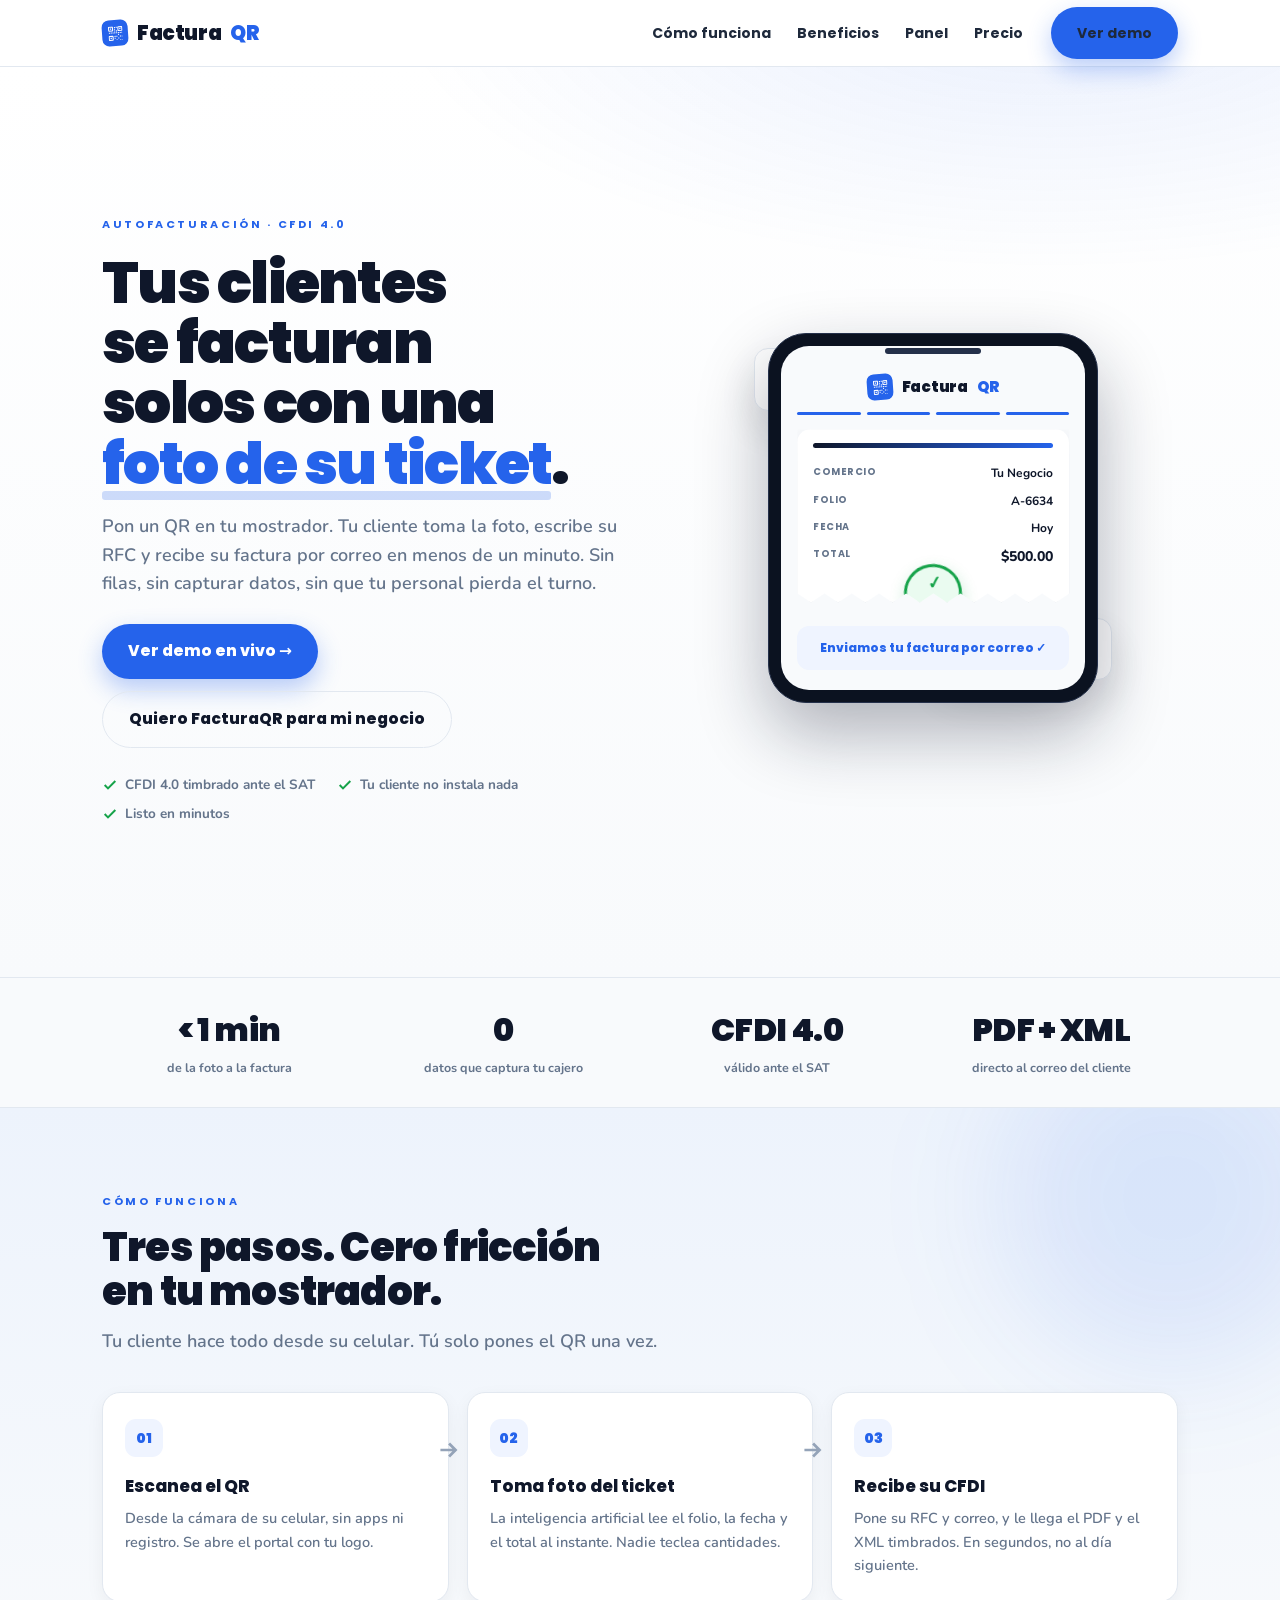
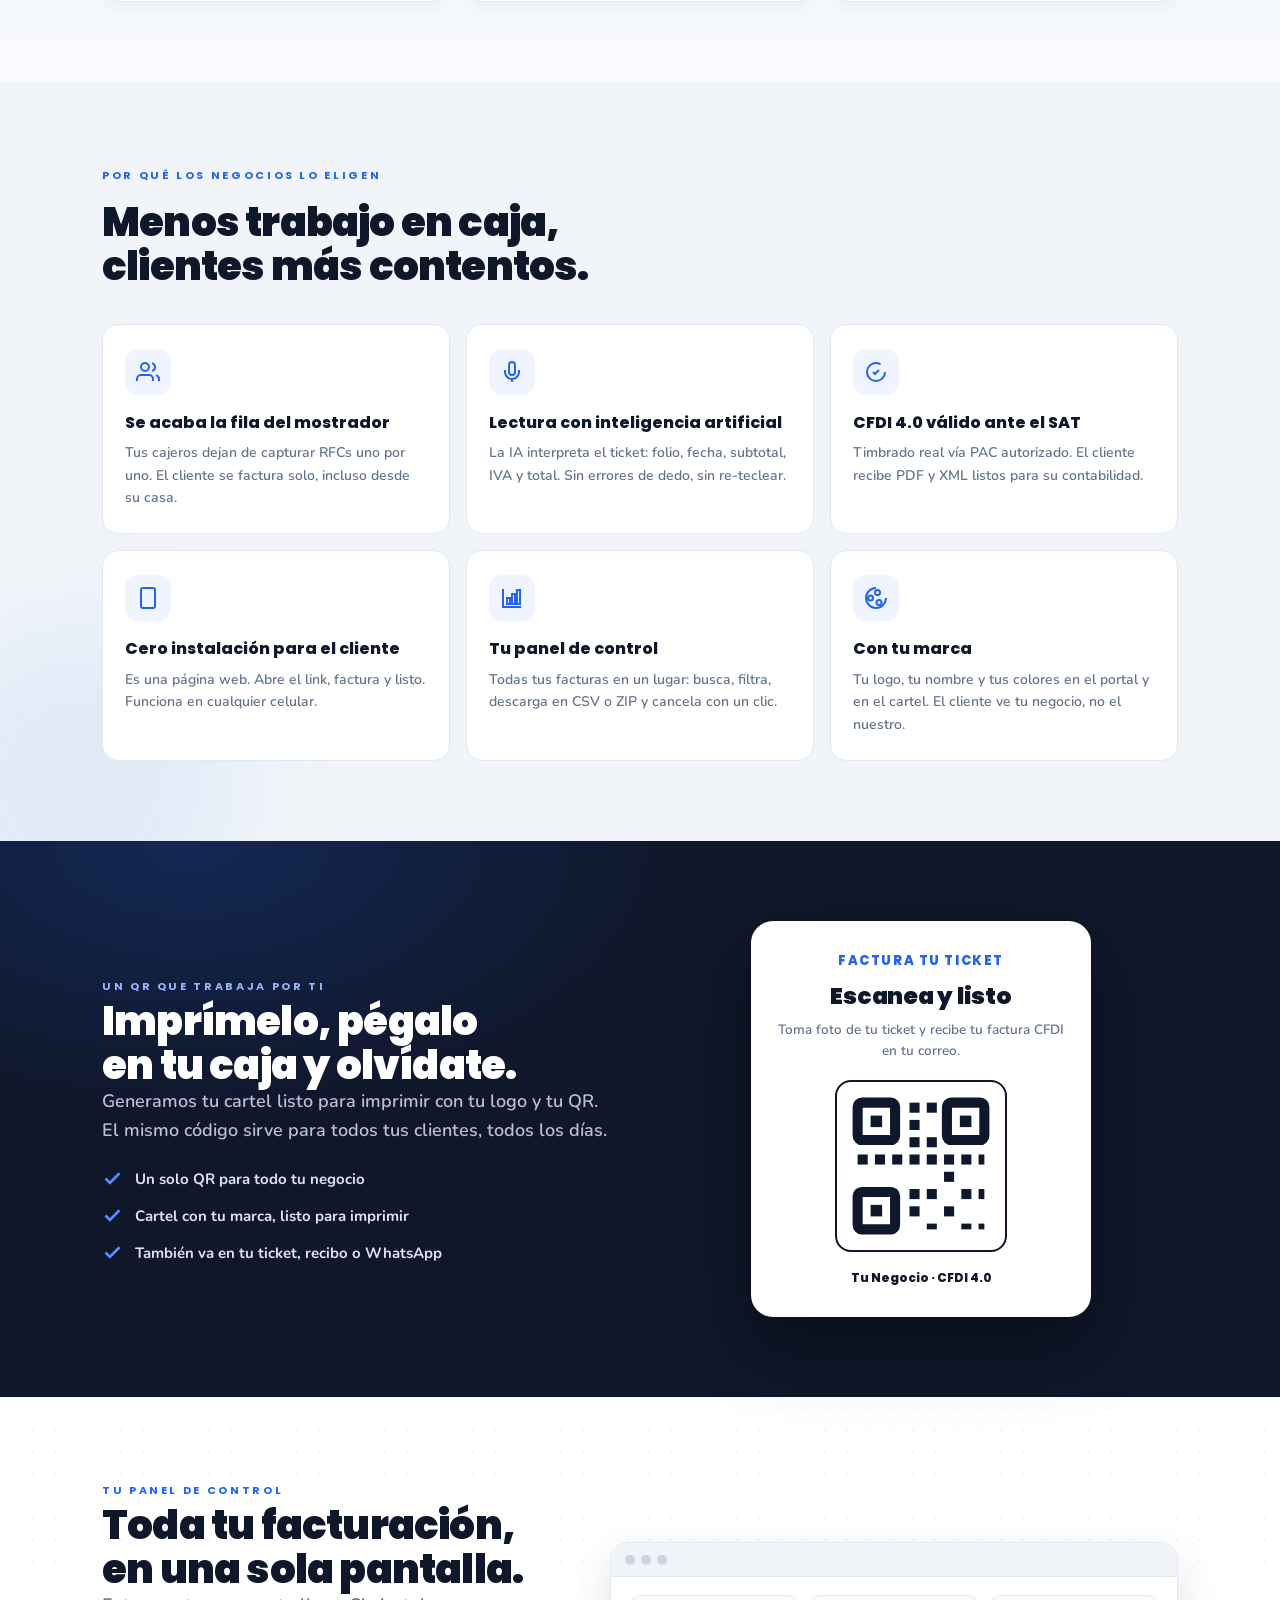
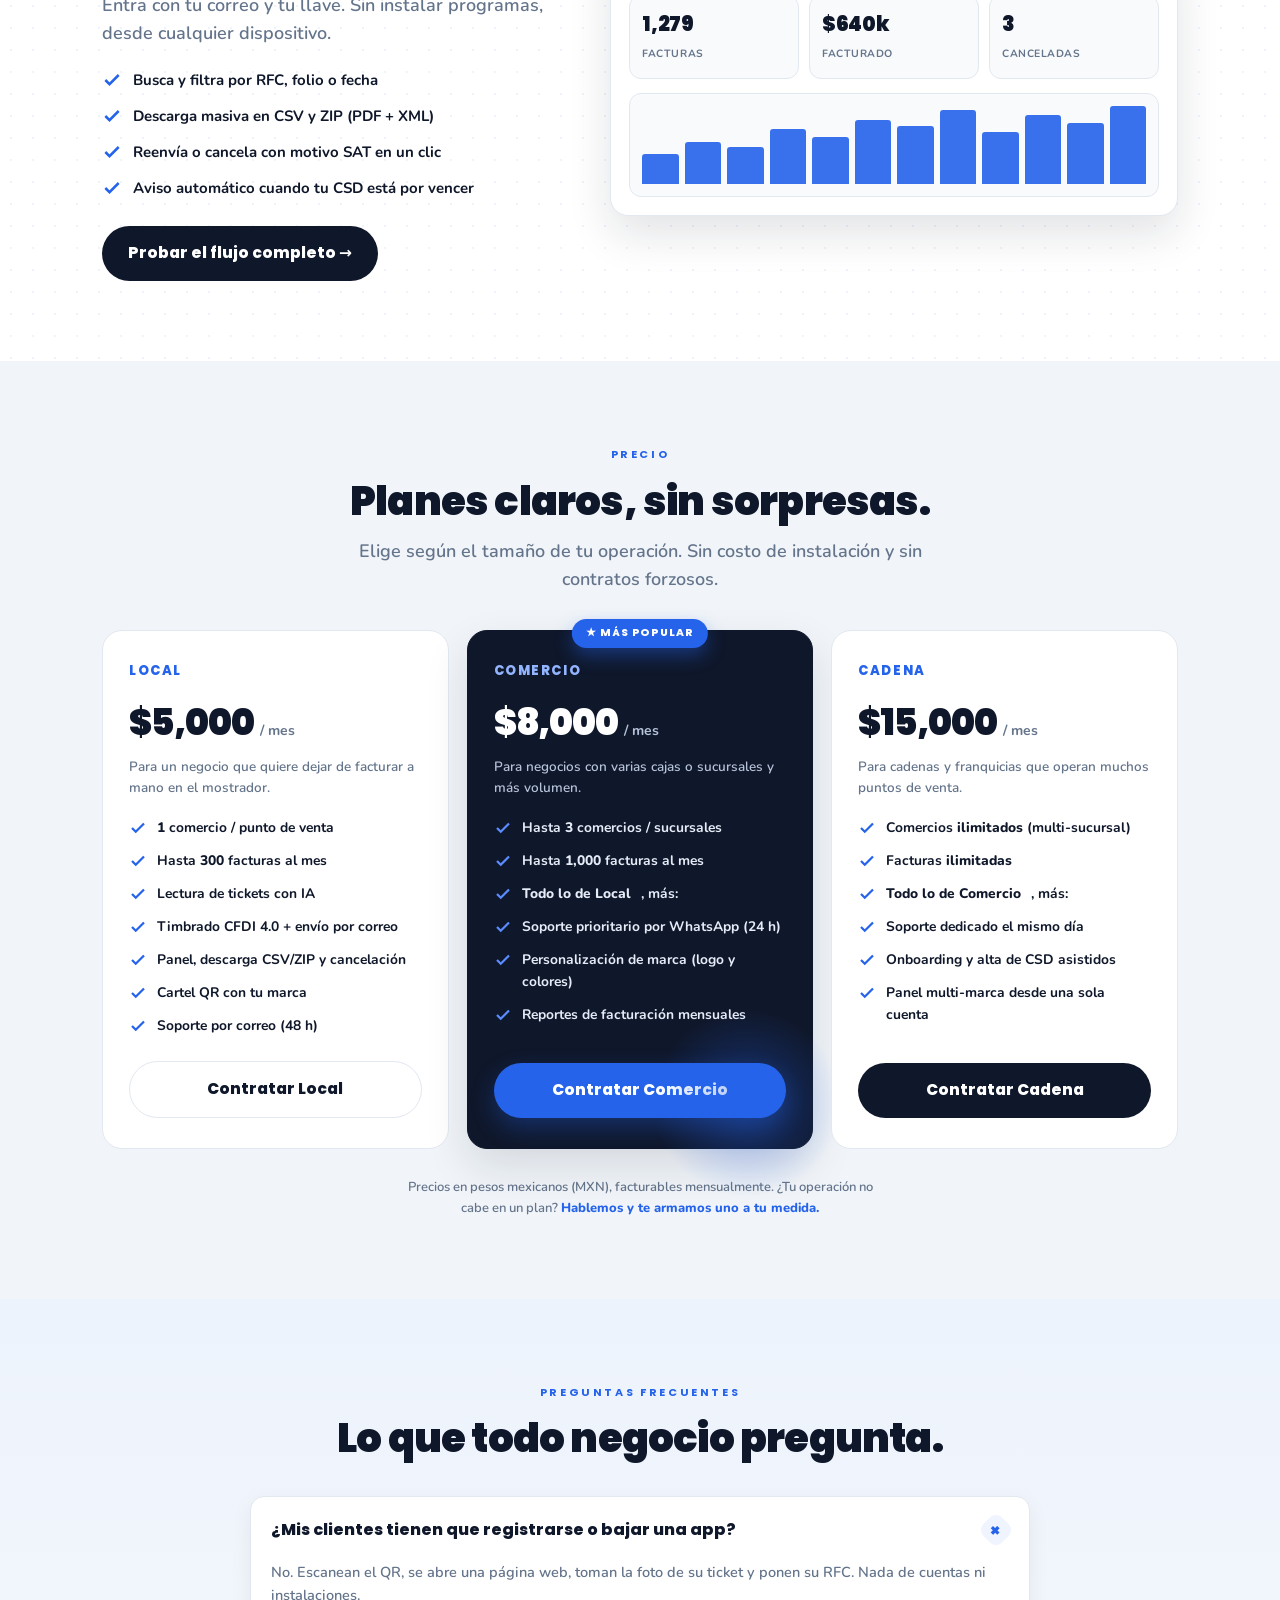
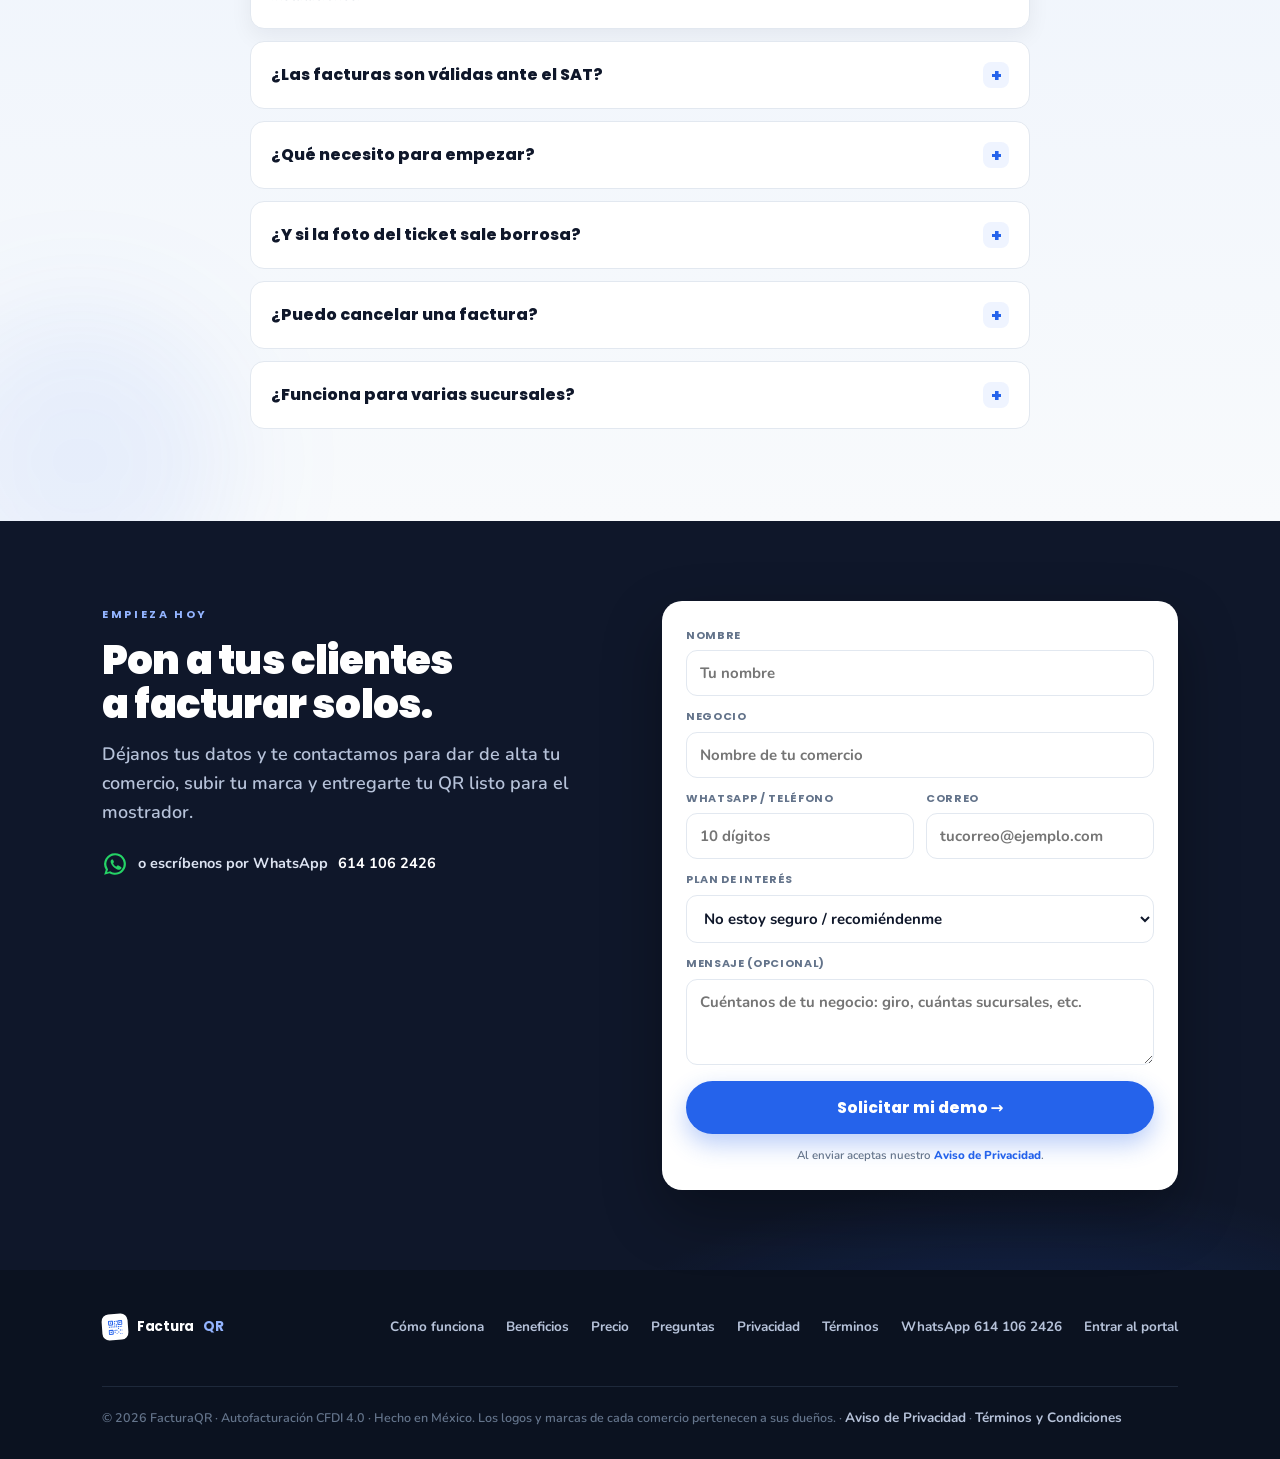
<file: index.html>
<!DOCTYPE html>
<html lang="es">
<head>
<meta charset="utf-8">
<meta name="viewport" content="width=device-width, initial-scale=1">
<title>FacturaQR — Tus clientes se facturan solos con una foto de su ticket</title>
<meta name="description" content="Autofacturación CFDI 4.0 para tu negocio. Pon un QR en tu mostrador: tu cliente toma foto de su ticket, pone su RFC y recibe su factura por correo en menos de un minuto. Sin filas, sin capturar datos.">
<meta name="theme-color" content="#0F172A">
<meta property="og:title" content="FacturaQR — Autofacturación con una foto del ticket">
<meta property="og:description" content="Pon un QR en tu mostrador y deja que tus clientes se facturen solos. CFDI 4.0 válido ante el SAT, en menos de un minuto.">
<meta property="og:type" content="website">
<link rel="preconnect" href="https://fonts.googleapis.com">
<link rel="preconnect" href="https://fonts.gstatic.com" crossorigin>
<link href="https://fonts.googleapis.com/css2?family=Poppins:wght@600;700;800;900&family=Nunito:wght@400;600;700;800&display=swap" rel="stylesheet">
<script>document.documentElement.classList.add('js')</script>
<style>
  :root{
    --ink:#0F172A; --ink-2:#1E293B; --mute:#64748B; --mute-2:#94A3B8;
    --blue:#2563EB; --blue-600:#1D4ED8; --blue-soft:#EFF4FF;
    --paper:#F8FAFC; --paper-2:#F1F5F9; --line:#E2E8F0; --white:#FFFFFF;
    --ok:#16A34A; --ok-soft:#DCFCE7;
    --shadow:0 18px 44px rgba(15,23,42,.12);
    --max:1120px;
  }
  *{box-sizing:border-box;margin:0;padding:0}
  html{-webkit-text-size-adjust:100%;scroll-behavior:smooth}
  body{font-family:'Nunito',system-ui,-apple-system,'Segoe UI',sans-serif;color:var(--ink);background:var(--white);line-height:1.6;overflow-x:hidden}
  h1,h2,h3,.wm,.eyebrow,.btn,.stat b,.step b,.label{font-family:'Poppins',system-ui,'Segoe UI',sans-serif}
  a{color:inherit;text-decoration:none}
  img{max-width:100%;display:block}
  .wrap{max-width:var(--max);margin:0 auto;padding:0 22px}
  .eyebrow{font-weight:700;font-size:11px;letter-spacing:.24em;text-transform:uppercase;color:var(--blue)}
  h2{font-weight:900;font-size:clamp(26px,4.2vw,40px);letter-spacing:-.02em;line-height:1.1;text-wrap:balance}
  .lead{font-size:clamp(16px,2vw,18px);color:var(--mute);font-weight:600;max-width:58ch}
  .btn{display:inline-flex;align-items:center;gap:9px;border:0;border-radius:100px;padding:15px 26px;font-weight:800;font-size:15.5px;cursor:pointer;transition:transform .08s ease,filter .18s ease,box-shadow .18s ease;white-space:nowrap}
  .btn:active{transform:translateY(1px)}
  .btn-blue{background:var(--blue);color:#fff;box-shadow:0 10px 24px rgba(37,99,235,.32)}
  .btn-blue:hover{filter:brightness(1.07);box-shadow:0 14px 30px rgba(37,99,235,.4)}
  .btn-dark{background:var(--ink);color:#fff}
  .btn-dark:hover{filter:brightness(1.18)}
  .btn-ghost{background:transparent;color:var(--ink);border:1.6px solid var(--line)}
  .btn-ghost:hover{border-color:var(--blue);color:var(--blue)}
  .btn-white{background:#fff;color:var(--ink)}
  .btn-white:hover{filter:brightness(.96)}
  :focus-visible{outline:3px solid var(--blue);outline-offset:2px;border-radius:6px}

  /* ── wordmark ── */
  .wm{display:inline-flex;align-items:center;gap:9px;font-weight:900;font-size:20px;letter-spacing:-.02em}
  .wm .qmark{display:inline-grid;place-items:center;width:26px;height:26px;background:var(--blue);color:#fff;border-radius:7px;font-size:13px;transform:rotate(-4deg)}
  .wm .qmark svg{width:15px;height:15px}
  .wm .t2{color:var(--blue)}
  .on-dark .wm{color:#fff}.on-dark .wm .qmark{background:#fff;color:var(--blue)}.on-dark .wm .t2{color:#93B4FF}

  /* ── nav ── */
  header.nav{position:sticky;top:0;z-index:50;background:rgba(255,255,255,.82);backdrop-filter:saturate(180%) blur(12px);border-bottom:1px solid var(--line)}
  .nav .row{display:flex;align-items:center;gap:20px;height:66px}
  .nav nav{margin-left:auto;display:flex;align-items:center;gap:26px}
  .nav nav a{font-family:'Poppins';font-weight:700;font-size:14px;color:var(--ink-2)}
  .nav nav a:hover{color:var(--blue)}
  .nav .cta{margin-left:2px}
  .nav .burger{display:none;margin-left:auto;background:none;border:0;font-size:26px;cursor:pointer;color:var(--ink)}
  @media(max-width:820px){.nav nav{display:none}.nav .burger{display:block}}

  /* ── hero ── */
  .hero{position:relative;background:
      radial-gradient(1100px 460px at 82% -8%,rgba(37,99,235,.10),transparent 60%),
      linear-gradient(180deg,#fff, var(--paper));overflow:hidden}
  .hero .wrap{display:grid;grid-template-columns:1.05fr .95fr;gap:46px;align-items:center;padding-top:64px;padding-bottom:72px}
  .hero h1{font-weight:900;font-size:clamp(32px,5.4vw,58px);line-height:1.04;letter-spacing:-.03em;text-wrap:balance;margin:16px 0 18px}
  .hero h1 .hl{color:var(--blue);position:relative;white-space:nowrap}
  .hero h1 .hl::after{content:"";position:absolute;left:0;right:0;bottom:.06em;height:.16em;background:rgba(37,99,235,.22);border-radius:3px;z-index:-1;transform:scaleX(0);transform-origin:left;animation:draw .55s .6s cubic-bezier(.4,0,.2,1) forwards}
  @keyframes draw{to{transform:scaleX(1)}}
  .hero .cta-row{display:flex;flex-wrap:wrap;gap:12px;margin-top:26px}
  .trust{display:flex;flex-wrap:wrap;gap:8px 22px;margin-top:26px;color:var(--mute);font-weight:700;font-size:13.5px}
  .trust span{display:inline-flex;align-items:center;gap:7px}
  .trust svg{width:16px;height:16px;color:var(--ok);flex:none}

  /* ── phone mock ── */
  .mock{position:relative;justify-self:center;width:100%;max-width:330px}
  .mock::before{content:"";position:absolute;inset:-6% -12% -12% -12%;background:radial-gradient(closest-side,rgba(37,99,235,.28),transparent 72%);filter:blur(8px);z-index:-1;animation:glow 4.5s ease-in-out infinite}
  @keyframes glow{0%,100%{opacity:.55;transform:scale(.96)}50%{opacity:1;transform:scale(1.04)}}
  .phone{position:relative;background:#0B1220;border-radius:38px;padding:12px;box-shadow:0 30px 70px rgba(15,23,42,.32);border:1px solid #24304A;animation:floaty 6s ease-in-out infinite}
  @keyframes floaty{0%,100%{transform:translateY(0) rotate(0)}50%{transform:translateY(-12px) rotate(-.6deg)}}
  .phone::before{content:"";position:absolute;top:14px;left:50%;transform:translateX(-50%);width:96px;height:6px;background:#24304A;border-radius:100px;z-index:3}
  .screen{background:var(--paper);border-radius:28px;padding:22px 16px 20px;overflow:hidden}
  .screen .brand{display:flex;justify-content:center;margin:6px 0 12px}
  .screen .brand .wm{font-size:15px}
  .prog{display:flex;gap:6px;margin-bottom:14px}
  .prog i{flex:1;height:3px;border-radius:2px;background:var(--line)}
  .prog i.on{background:var(--blue)}
  .ticket{position:relative;background:#fff;border-radius:14px 14px 0 0;padding:16px 16px 30px;box-shadow:0 10px 24px rgba(27,36,64,.1);
    --z:9px;clip-path:polygon(0 0,100% 0,100% calc(100% - var(--z)),95% 100%,90% calc(100% - var(--z)),85% 100%,80% calc(100% - var(--z)),75% 100%,70% calc(100% - var(--z)),65% 100%,60% calc(100% - var(--z)),55% 100%,50% calc(100% - var(--z)),45% 100%,40% calc(100% - var(--z)),35% 100%,30% calc(100% - var(--z)),25% 100%,20% calc(100% - var(--z)),15% 100%,10% calc(100% - var(--z)),5% 100%,0 calc(100% - var(--z)))}
  .ticket .bar{height:5px;border-radius:100px;background:linear-gradient(90deg,var(--ink),var(--blue));margin:-2px 0 12px}
  .trow{display:flex;justify-content:space-between;font-size:12px;padding:4px 0;font-weight:700}
  .trow b{color:var(--mute);font-family:'Poppins';font-weight:700;font-size:9.5px;text-transform:uppercase;letter-spacing:.05em}
  .trow.big span{font-weight:800;font-size:14px}
  .stamp{position:absolute;left:50%;bottom:-20px;width:58px;height:58px;border-radius:50%;border:3px solid var(--ok);color:var(--ok);display:grid;place-items:center;text-align:center;font-family:'Poppins';font-weight:800;font-size:8px;letter-spacing:.12em;line-height:1.2;transform:translateX(-50%) rotate(-9deg);background:#EAFBF0;box-shadow:0 6px 16px rgba(22,163,74,.22)}
  .stamp em{font-style:normal;font-size:17px;display:block}
  @keyframes sello{0%{opacity:0;transform:translateX(-50%) rotate(-9deg) scale(2.2)}60%{opacity:1}100%{opacity:1;transform:translateX(-50%) rotate(-9deg) scale(1)}}
  .screen .done{margin-top:24px;background:var(--blue-soft);border-radius:12px;padding:12px;text-align:center;font-family:'Poppins';font-weight:800;font-size:12px;color:var(--blue)}
  .float{position:absolute;background:#fff;border:1px solid var(--line);border-radius:14px;box-shadow:var(--shadow);padding:11px 14px;display:flex;align-items:center;gap:10px;font-weight:800;font-size:13px}
  .float .ic{width:30px;height:30px;border-radius:9px;display:grid;place-items:center;flex:none;font-size:15px}
  .float small{display:block;color:var(--mute);font-weight:700;font-size:11px}
  .float.f1{top:4%;left:-14px;animation:bob 5s ease-in-out infinite}
  .float.f2{bottom:6%;right:-14px;animation:bob 5.6s ease-in-out .6s infinite}
  @keyframes bob{0%,100%{transform:translateY(0)}50%{transform:translateY(-9px)}}

  /* ── entrada del hero (con JS; sin JS el contenido siempre queda visible) ── */
  .js .hero .eyebrow,.js .hero h1,.js .hero .lead,.js .hero .cta-row,.js .hero .trust,.js .hero .mock{opacity:0;transform:translateY(20px)}
  .js .hero.in .eyebrow,.js .hero.in h1,.js .hero.in .lead,.js .hero.in .cta-row,.js .hero.in .trust,.js .hero.in .mock{opacity:1;transform:none;transition:opacity .6s cubic-bezier(.2,.8,.2,1),transform .6s cubic-bezier(.2,.8,.2,1)}
  .js .hero.in h1{transition-delay:.07s}.js .hero.in .lead{transition-delay:.14s}.js .hero.in .cta-row{transition-delay:.21s}.js .hero.in .trust{transition-delay:.28s}.js .hero.in .mock{transition-delay:.12s}
  .stamp{animation:sello .5s .9s cubic-bezier(.2,1.6,.4,1) both}

  /* ── hero en móvil: apilar, quitar empalmes, separar CTAs ── */
  @media(max-width:860px){
    .hero .wrap{grid-template-columns:1fr;gap:22px;padding-top:26px;padding-bottom:38px}
    .hero h1{margin:12px 0 14px}
    .hero .cta-row{flex-direction:column;gap:14px;margin-top:24px}
    .hero .cta-row .btn{width:100%}
    .trust{margin-top:22px;gap:10px 20px}
    .mock{max-width:280px;margin-top:12px}
    .float{display:none}
  }

  /* ── logos / stat strip ── */
  .strip{border-top:1px solid var(--line);border-bottom:1px solid var(--line);background:var(--paper)}
  .strip .wrap{display:grid;grid-template-columns:repeat(4,1fr);gap:20px;padding:26px 22px}
  .stat{text-align:center}
  .stat b{display:block;font-weight:900;font-size:clamp(22px,3.4vw,32px);color:var(--ink);letter-spacing:-.02em;font-variant-numeric:tabular-nums}
  .stat span{font-size:12.5px;color:var(--mute);font-weight:700}
  @media(max-width:620px){.strip .wrap{grid-template-columns:1fr 1fr;gap:22px}}

  /* ── sections ── */
  section{padding:clamp(46px,6.5vw,80px) 0;position:relative}
  .sec-head{max-width:640px;margin-bottom:36px}
  .sec-head h2{margin:12px 0 14px}

  /* how it works */
  .steps{display:grid;grid-template-columns:repeat(3,1fr);gap:18px;counter-reset:s}
  .step{position:relative;background:#fff;border:1px solid var(--line);border-radius:18px;padding:26px 22px 24px;box-shadow:0 6px 18px rgba(15,23,42,.05)}
  .step .num{counter-increment:s;font-family:'Poppins';font-weight:900;font-size:14px;color:var(--blue);background:var(--blue-soft);width:38px;height:38px;border-radius:11px;display:grid;place-items:center;margin-bottom:16px}
  .step .num::before{content:counter(s,decimal-leading-zero)}
  .step b{display:block;font-weight:800;font-size:17px;margin-bottom:7px}
  .step p{color:var(--mute);font-weight:600;font-size:14.5px}
  .step .arrow{position:absolute;top:44px;right:-13px;width:26px;height:26px;color:var(--mute-2);z-index:2}
  @media(max-width:780px){.steps{grid-template-columns:1fr}.step .arrow{display:none}}

  /* benefits */
  .bg-paper{background:var(--paper-2)}
  /* variación de fondos para romper el blanco */
  .bg-tint{background:linear-gradient(180deg,#EDF3FC,#F8FAFC);overflow:hidden}
  .clip{overflow:hidden}
  .dots{background-image:radial-gradient(rgba(37,99,235,.08) 1.1px,transparent 1.1px);background-size:22px 22px}
  .blob{position:absolute;border-radius:50%;filter:blur(60px);z-index:0;pointer-events:none}
  .blob.b1{width:340px;height:340px;background:rgba(37,99,235,.10);top:-80px;right:-60px}
  .blob.b2{width:300px;height:300px;background:rgba(37,99,235,.08);bottom:-90px;left:-70px}
  section>.wrap{position:relative;z-index:1}
  .cards{display:grid;grid-template-columns:repeat(3,1fr);gap:16px}
  .feat{background:#fff;border:1px solid var(--line);border-radius:16px;padding:24px 22px;transition:transform .16s ease,box-shadow .16s ease}
  .feat:hover{transform:translateY(-4px);box-shadow:var(--shadow)}
  .feat .ic{width:46px;height:46px;border-radius:13px;background:var(--blue-soft);color:var(--blue);display:grid;place-items:center;margin-bottom:15px}
  .feat .ic svg{width:24px;height:24px}
  .feat b{display:block;font-family:'Poppins';font-weight:800;font-size:16px;margin-bottom:7px}
  .feat p{color:var(--mute);font-weight:600;font-size:14px}
  @media(max-width:820px){.cards{grid-template-columns:1fr 1fr}}
  @media(max-width:540px){.cards{grid-template-columns:1fr}}

  /* QR counter (dark) */
  .dark{background:radial-gradient(900px 500px at 15% 0%,rgba(37,99,235,.22),transparent 55%),var(--ink);color:#fff}
  .dark .wrap{display:grid;grid-template-columns:1fr 1fr;gap:48px;align-items:center}
  .dark h2{color:#fff}.dark .lead{color:#B6C2D9}
  .dark .eyebrow{color:#93B4FF}
  .dark ul{list-style:none;margin-top:22px;display:flex;flex-direction:column;gap:13px}
  .dark li{display:flex;gap:12px;font-weight:700;font-size:15px;color:#DCE3F1}
  .dark li svg{width:21px;height:21px;color:#5B8CFF;flex:none;margin-top:1px}
  .cartel{background:#fff;color:var(--ink);border-radius:22px;padding:30px 26px;box-shadow:0 30px 70px rgba(0,0,0,.4);max-width:340px;justify-self:center;text-align:center}
  .cartel .k{font-family:'Poppins';font-weight:800;font-size:13px;letter-spacing:.12em;text-transform:uppercase;color:var(--blue)}
  .cartel h3{font-family:'Poppins';font-weight:900;font-size:23px;margin:6px 0 4px;letter-spacing:-.01em}
  .cartel p{color:var(--mute);font-weight:600;font-size:13.5px;margin-bottom:18px}
  .qr{width:172px;height:172px;margin:0 auto;border-radius:16px;padding:12px;background:#fff;border:2px solid var(--ink)}
  .qr svg{width:100%;height:100%}
  .cartel .foot{margin-top:16px;font-family:'Poppins';font-weight:800;font-size:12px;color:var(--ink)}
  @media(max-width:820px){.dark .wrap{grid-template-columns:1fr;gap:34px}}

  /* panel showcase */
  .split{display:grid;grid-template-columns:.9fr 1.1fr;gap:44px;align-items:center}
  .split ul{list-style:none;margin-top:20px;display:flex;flex-direction:column;gap:12px}
  .split li{display:flex;gap:11px;font-weight:700;font-size:15px}
  .split li svg{width:20px;height:20px;color:var(--blue);flex:none;margin-top:2px}
  .dash{background:#fff;border:1px solid var(--line);border-radius:18px;box-shadow:var(--shadow);overflow:hidden}
  .dash .top{height:34px;background:var(--paper-2);border-bottom:1px solid var(--line);display:flex;align-items:center;gap:6px;padding:0 14px}
  .dash .top i{width:10px;height:10px;border-radius:50%;background:#CBD5E1}
  .dash .body{padding:18px}
  .kpis{display:grid;grid-template-columns:repeat(3,1fr);gap:10px;margin-bottom:14px}
  .kpi{background:var(--paper);border:1px solid var(--line);border-radius:12px;padding:12px}
  .kpi b{font-family:'Poppins';font-weight:900;font-size:20px;display:block;letter-spacing:-.02em}
  .kpi span{font-size:10.5px;color:var(--mute);font-weight:700;text-transform:uppercase;letter-spacing:.05em}
  .chart{display:flex;align-items:flex-end;gap:6px;height:104px;padding:12px;background:var(--paper);border:1px solid var(--line);border-radius:12px}
  .chart i{flex:1;background:var(--blue);border-radius:3px 3px 0 0;opacity:.9;transform:scaleY(0);transform-origin:bottom;transition:transform .75s cubic-bezier(.2,.8,.2,1)}
  .chart.in i{transform:scaleY(1)}
  .chart i:nth-child(2){transition-delay:.05s}.chart i:nth-child(3){transition-delay:.1s}.chart i:nth-child(4){transition-delay:.15s}.chart i:nth-child(5){transition-delay:.2s}.chart i:nth-child(6){transition-delay:.25s}.chart i:nth-child(7){transition-delay:.3s}.chart i:nth-child(8){transition-delay:.35s}.chart i:nth-child(9){transition-delay:.4s}.chart i:nth-child(10){transition-delay:.45s}.chart i:nth-child(11){transition-delay:.5s}.chart i:nth-child(12){transition-delay:.55s}
  @media(max-width:820px){.split{grid-template-columns:1fr;gap:30px}}

  /* pricing */
  .tiers{display:grid;grid-template-columns:repeat(3,1fr);gap:18px;align-items:stretch}
  .tier{background:#fff;border:1px solid var(--line);border-radius:20px;padding:30px 26px;display:flex;flex-direction:column;position:relative}
  .tier.featured{background:var(--ink);color:#fff;border-color:var(--ink);box-shadow:var(--shadow);transform:translateY(-8px)}
  .tier.featured::after{content:"";position:absolute;inset:auto -30px -50px auto;width:190px;height:190px;background:radial-gradient(circle,rgba(37,99,235,.38),transparent 70%);border-radius:50%;pointer-events:none}
  .tier .badge{position:absolute;top:-12px;left:50%;transform:translateX(-50%);background:var(--blue);color:#fff;font-family:'Poppins';font-weight:800;font-size:10.5px;letter-spacing:.09em;text-transform:uppercase;padding:6px 14px;border-radius:100px;white-space:nowrap;box-shadow:0 8px 18px rgba(37,99,235,.4)}
  .tier .tk{font-family:'Poppins';font-weight:800;font-size:13px;letter-spacing:.12em;text-transform:uppercase;color:var(--blue);position:relative}
  .tier.featured .tk{color:#93B4FF}
  .tier .amt{display:flex;align-items:baseline;gap:6px;margin:12px 0 4px;position:relative}
  .tier .amt b{font-family:'Poppins';font-weight:900;font-size:36px;letter-spacing:-.03em;font-variant-numeric:tabular-nums}
  .tier .amt span{color:var(--mute);font-weight:700;font-size:14px}
  .tier.featured .amt span{color:#B6C2D9}
  .tier .tsub{color:var(--mute);font-weight:600;font-size:13.5px;margin-bottom:18px;min-height:40px;position:relative}
  .tier.featured .tsub{color:#B6C2D9}
  .tier ul{list-style:none;display:flex;flex-direction:column;gap:11px;margin-bottom:24px;flex:1;position:relative}
  .tier li{display:flex;gap:10px;font-weight:700;font-size:13.8px}
  .tier li svg{width:18px;height:18px;color:var(--blue);flex:none;margin-top:2px}
  .tier li b{font-weight:800}
  .tier.featured li{color:#E6ECF7}.tier.featured li svg{color:#5B8CFF}
  .tier .btn{width:100%;justify-content:center;margin-top:auto;position:relative}
  .price-foot{text-align:center;color:var(--mute);font-weight:600;font-size:13px;margin-top:28px;max-width:60ch;margin-inline:auto}
  @media(max-width:860px){.tiers{grid-template-columns:1fr;max-width:420px;margin:0 auto}.tier.featured{transform:none}.tier .tsub{min-height:0}}

  /* faq */
  .faq{max-width:780px;margin:0 auto}
  details{border:1px solid var(--line);border-radius:14px;padding:2px 20px;margin-bottom:12px;background:#fff;transition:box-shadow .18s ease}
  details[open]{box-shadow:0 8px 22px rgba(15,23,42,.06)}
  summary{list-style:none;cursor:pointer;font-family:'Poppins';font-weight:800;font-size:16px;padding:18px 0;display:flex;justify-content:space-between;align-items:center;gap:14px}
  summary::-webkit-details-marker{display:none}
  summary .pl{width:26px;height:26px;border-radius:8px;background:var(--blue-soft);color:var(--blue);display:grid;place-items:center;font-size:18px;flex:none;transition:transform .2s ease}
  details[open] summary .pl{transform:rotate(45deg)}
  details p{color:var(--mute);font-weight:600;font-size:14.5px;padding:0 0 18px}

  /* final cta + form */
  .final{background:radial-gradient(800px 400px at 80% 120%,rgba(37,99,235,.25),transparent 60%),var(--ink);color:#fff}
  .final h2{color:#fff;margin:12px 0 14px}
  .final .lead{color:#B6C2D9}
  .fgrid{display:grid;grid-template-columns:1fr 1fr;gap:44px;align-items:start}
  .fcopy .eyebrow{color:#93B4FF}
  .wapp{display:inline-flex;align-items:center;gap:10px;margin-top:24px;color:#DCE3F1;font-weight:700;font-size:14.5px}
  .wapp svg{width:26px;height:26px;color:#25D366;flex:none}
  .wapp b{color:#fff}
  .fcard{background:#fff;border-radius:20px;padding:26px 24px;box-shadow:0 24px 60px rgba(0,0,0,.32);display:flex;flex-direction:column;gap:12px}
  .fcard label{display:flex;flex-direction:column;gap:6px;font-family:'Poppins';font-weight:700;font-size:11px;letter-spacing:.06em;text-transform:uppercase;color:var(--mute)}
  .fcard input,.fcard select,.fcard textarea{font-family:'Nunito';font-weight:700;font-size:15px;color:var(--ink);border:1.6px solid var(--line);border-radius:11px;padding:12px 13px;background:#fff;width:100%}
  .fcard textarea{resize:vertical;min-height:64px}
  .fcard input:focus,.fcard select:focus,.fcard textarea:focus{outline:none;border-color:var(--blue)}
  .frow{display:grid;grid-template-columns:1fr 1fr;gap:12px}
  .fcard .btn{width:100%;justify-content:center;margin-top:4px}
  .fnote{font-size:11.5px;color:var(--mute);font-weight:600;text-align:center}
  .fnote a{color:var(--blue);font-weight:800}
  .fcard .ok{background:var(--ok-soft);color:#0f7a34;border-radius:12px;padding:14px;font-weight:800;font-size:14px;text-align:center;font-family:'Poppins'}
  @media(max-width:820px){.fgrid{grid-template-columns:1fr;gap:26px}.frow{grid-template-columns:1fr}}

  /* footer */
  footer.ft{background:#0B1220;color:#8FA0BC;padding:44px 0 30px}
  footer.ft .wrap{display:flex;flex-wrap:wrap;gap:24px;align-items:center}
  footer.ft nav{display:flex;gap:22px;margin-left:auto;flex-wrap:wrap}
  footer.ft a{font-weight:700;font-size:13.5px;color:#B6C2D9}
  footer.ft a:hover{color:#fff}
  .ft .copy{width:100%;border-top:1px solid #1E293B;margin-top:22px;padding-top:20px;font-size:12.5px;color:#64748B;font-weight:600}

  /* mobile menu */
  .mmenu{display:none;position:fixed;inset:0;z-index:60;background:rgba(15,23,42,.5)}
  .mmenu.on{display:block}
  .mmenu .panel{position:absolute;top:0;right:0;width:min(82vw,320px);height:100%;background:#fff;padding:26px 24px;display:flex;flex-direction:column;gap:6px;box-shadow:-10px 0 40px rgba(0,0,0,.2)}
  .mmenu a{font-family:'Poppins';font-weight:700;font-size:16px;padding:13px 0;border-bottom:1px solid var(--line)}
  .mmenu .btn{margin-top:16px;justify-content:center}
  .mmenu .x{align-self:flex-end;background:none;border:0;font-size:28px;cursor:pointer;color:var(--ink);margin-bottom:8px}

  .reveal{opacity:0;transform:translateY(20px);transition:opacity .6s ease,transform .6s ease}
  .reveal.in{opacity:1;transform:none}

  /* ── afinar márgenes en pantallas chicas ── */
  @media(max-width:520px){
    .wrap{padding:0 18px}
    section{padding:42px 0}
    .sec-head{margin-bottom:28px}
    .hero h1{font-size:clamp(28px,8.4vw,40px)}
    .cards{gap:14px}.steps{gap:14px}.tiers{gap:16px}
    .fcard{padding:22px 18px}.cartel{padding:26px 20px}
    .final .fgrid{gap:22px}
    footer.ft nav{gap:14px 18px}
  }
  @media(prefers-reduced-motion:reduce){*{animation:none!important}.reveal{opacity:1;transform:none;transition:none}.hero h1 .hl::after{transform:none}
    .js .hero .eyebrow,.js .hero h1,.js .hero .lead,.js .hero .cta-row,.js .hero .trust,.js .hero .mock{opacity:1!important;transform:none!important;transition:none!important}
    html{scroll-behavior:auto}}
</style>
</head>
<body>

<!-- reusable QR glyph -->
<svg width="0" height="0" style="position:absolute" aria-hidden="true"><defs>
  <symbol id="qr" viewBox="0 0 100 100">
    <rect x="6" y="6" width="26" height="26" rx="3" fill="none" stroke="currentColor" stroke-width="7"/>
    <rect x="15" y="15" width="8" height="8" fill="currentColor"/>
    <rect x="68" y="6" width="26" height="26" rx="3" fill="none" stroke="currentColor" stroke-width="7"/>
    <rect x="77" y="15" width="8" height="8" fill="currentColor"/>
    <rect x="6" y="68" width="26" height="26" rx="3" fill="none" stroke="currentColor" stroke-width="7"/>
    <rect x="15" y="77" width="8" height="8" fill="currentColor"/>
    <g fill="currentColor">
      <rect x="42" y="6" width="7" height="7"/><rect x="54" y="6" width="7" height="7"/>
      <rect x="42" y="18" width="7" height="7"/><rect x="42" y="30" width="7" height="7"/>
      <rect x="54" y="30" width="7" height="7"/><rect x="42" y="42" width="7" height="7"/>
      <rect x="6" y="42" width="7" height="7"/><rect x="18" y="42" width="7" height="7"/>
      <rect x="30" y="42" width="7" height="7"/><rect x="54" y="42" width="7" height="7"/>
      <rect x="66" y="42" width="7" height="7"/><rect x="78" y="42" width="7" height="7"/>
      <rect x="90" y="42" width="4" height="7"/>
      <rect x="66" y="54" width="7" height="7"/><rect x="78" y="66" width="7" height="7"/>
      <rect x="66" y="78" width="7" height="7"/><rect x="90" y="66" width="4" height="7"/>
      <rect x="54" y="66" width="7" height="7"/><rect x="42" y="66" width="7" height="7"/>
      <rect x="42" y="78" width="7" height="7"/><rect x="54" y="90" width="7" height="4"/>
      <rect x="78" y="90" width="7" height="4"/><rect x="90" y="90" width="4" height="4"/>
    </g>
  </symbol>
</defs></svg>

<header class="nav">
  <div class="wrap row">
    <a class="wm" href="#top" aria-label="FacturaQR inicio">
      <span class="qmark"><svg viewBox="0 0 100 100" aria-hidden="true"><use href="#qr"/></svg></span>
      Factura<span class="t2">QR</span>
    </a>
    <nav>
      <a class="navlink" href="#como">Cómo funciona</a>
      <a class="navlink" href="#beneficios">Beneficios</a>
      <a class="navlink" href="#panel">Panel</a>
      <a class="navlink" href="#precio">Precio</a>
      <a class="btn btn-blue cta" href="https://portal.facturaqr.app/?c=demo2&amp;demo=1" target="_blank" rel="noopener">Ver demo</a>
    </nav>
    <button class="burger" aria-label="Abrir menú" onclick="document.getElementById('mm').classList.add('on')">☰</button>
  </div>
</header>

<div class="mmenu" id="mm" onclick="if(event.target===this)this.classList.remove('on')">
  <div class="panel">
    <button class="x" aria-label="Cerrar" onclick="document.getElementById('mm').classList.remove('on')">×</button>
    <a href="#como" onclick="document.getElementById('mm').classList.remove('on')">Cómo funciona</a>
    <a href="#beneficios" onclick="document.getElementById('mm').classList.remove('on')">Beneficios</a>
    <a href="#panel" onclick="document.getElementById('mm').classList.remove('on')">Panel</a>
    <a href="#precio" onclick="document.getElementById('mm').classList.remove('on')">Precio</a>
    <a href="#faq" onclick="document.getElementById('mm').classList.remove('on')">Preguntas</a>
    <a class="btn btn-blue" href="https://portal.facturaqr.app/?c=demo2&amp;demo=1" target="_blank" rel="noopener">Ver demo en vivo</a>
  </div>
</div>

<main id="top">
  <!-- HERO -->
  <section class="hero">
    <div class="wrap">
      <div>
        <span class="eyebrow">Autofacturación · CFDI 4.0</span>
        <h1>Tus clientes se facturan solos con una <span class="hl">foto de su ticket</span>.</h1>
        <p class="lead">Pon un QR en tu mostrador. Tu cliente toma la foto, escribe su RFC y recibe su factura por correo en menos de un minuto. Sin filas, sin capturar datos, sin que tu personal pierda el turno.</p>
        <div class="cta-row">
          <a class="btn btn-blue" href="https://portal.facturaqr.app/?c=demo2&amp;demo=1" target="_blank" rel="noopener">Ver demo en vivo →</a>
          <a class="btn btn-ghost" href="#precio">Quiero FacturaQR para mi negocio</a>
        </div>
        <div class="trust">
          <span><svg viewBox="0 0 24 24" fill="none" stroke="currentColor" stroke-width="3"><path d="M20 6 9 17l-5-5"/></svg> CFDI 4.0 timbrado ante el SAT</span>
          <span><svg viewBox="0 0 24 24" fill="none" stroke="currentColor" stroke-width="3"><path d="M20 6 9 17l-5-5"/></svg> Tu cliente no instala nada</span>
          <span><svg viewBox="0 0 24 24" fill="none" stroke="currentColor" stroke-width="3"><path d="M20 6 9 17l-5-5"/></svg> Listo en minutos</span>
        </div>
      </div>

      <div class="mock">
        <div class="float f1"><span class="ic" style="background:var(--blue-soft);color:var(--blue)">📷</span><div>Foto del ticket<small>La IA lo lee sola</small></div></div>
        <div class="float f2"><span class="ic" style="background:var(--ok-soft);color:var(--ok)">✓</span><div>Factura enviada<small>PDF + XML al correo</small></div></div>
        <div class="phone">
          <div class="screen">
            <div class="brand"><span class="wm"><span class="qmark"><svg viewBox="0 0 100 100" aria-hidden="true"><use href="#qr"/></svg></span>Factura<span class="t2">QR</span></span></div>
            <div class="prog"><i class="on"></i><i class="on"></i><i class="on"></i><i class="on"></i></div>
            <div class="ticket">
              <div class="bar"></div>
              <div class="trow"><b>Comercio</b><span>Tu Negocio</span></div>
              <div class="trow"><b>Folio</b><span>A-6634</span></div>
              <div class="trow"><b>Fecha</b><span>Hoy</span></div>
              <div class="trow big"><b>Total</b><span>$500.00</span></div>
              <div class="stamp"><em>✓</em>TIMBRADO</div>
            </div>
            <div class="done">Enviamos tu factura por correo ✓</div>
          </div>
        </div>
      </div>
    </div>
  </section>

  <!-- STAT STRIP -->
  <div class="strip">
    <div class="wrap">
      <div class="stat"><b>&lt; 1 min</b><span>de la foto a la factura</span></div>
      <div class="stat"><b>0</b><span>datos que captura tu cajero</span></div>
      <div class="stat"><b>CFDI 4.0</b><span>válido ante el SAT</span></div>
      <div class="stat"><b>PDF + XML</b><span>directo al correo del cliente</span></div>
    </div>
  </div>

  <!-- HOW -->
  <section id="como" class="bg-tint">
    <div class="blob b1"></div>
    <div class="wrap">
      <div class="sec-head">
        <span class="eyebrow">Cómo funciona</span>
        <h2>Tres pasos. Cero fricción en tu mostrador.</h2>
        <p class="lead">Tu cliente hace todo desde su celular. Tú solo pones el QR una vez.</p>
      </div>
      <div class="steps">
        <div class="step reveal">
          <div class="num"></div>
          <b>Escanea el QR</b>
          <p>Desde la cámara de su celular, sin apps ni registro. Se abre el portal con tu logo.</p>
          <svg class="arrow" viewBox="0 0 24 24" fill="none" stroke="currentColor" stroke-width="2.5"><path d="M5 12h14M13 6l6 6-6 6"/></svg>
        </div>
        <div class="step reveal">
          <div class="num"></div>
          <b>Toma foto del ticket</b>
          <p>La inteligencia artificial lee el folio, la fecha y el total al instante. Nadie teclea cantidades.</p>
          <svg class="arrow" viewBox="0 0 24 24" fill="none" stroke="currentColor" stroke-width="2.5"><path d="M5 12h14M13 6l6 6-6 6"/></svg>
        </div>
        <div class="step reveal">
          <div class="num"></div>
          <b>Recibe su CFDI</b>
          <p>Pone su RFC y correo, y le llega el PDF y el XML timbrados. En segundos, no al día siguiente.</p>
        </div>
      </div>
    </div>
  </section>

  <!-- BENEFITS -->
  <section id="beneficios" class="bg-paper clip">
    <div class="blob b2"></div>
    <div class="wrap">
      <div class="sec-head">
        <span class="eyebrow">Por qué los negocios lo eligen</span>
        <h2>Menos trabajo en caja, clientes más contentos.</h2>
      </div>
      <div class="cards">
        <div class="feat reveal"><div class="ic"><svg viewBox="0 0 24 24" fill="none" stroke="currentColor" stroke-width="2"><path d="M17 21v-2a4 4 0 0 0-4-4H5a4 4 0 0 0-4 4v2"/><circle cx="9" cy="7" r="4"/><path d="M23 21v-2a4 4 0 0 0-3-3.87M16 3.13a4 4 0 0 1 0 7.75"/></svg></div><b>Se acaba la fila del mostrador</b><p>Tus cajeros dejan de capturar RFCs uno por uno. El cliente se factura solo, incluso desde su casa.</p></div>
        <div class="feat reveal"><div class="ic"><svg viewBox="0 0 24 24" fill="none" stroke="currentColor" stroke-width="2"><path d="M12 2a3 3 0 0 0-3 3v7a3 3 0 0 0 6 0V5a3 3 0 0 0-3-3z"/><path d="M19 10v2a7 7 0 0 1-14 0v-2M12 19v3"/></svg></div><b>Lectura con inteligencia artificial</b><p>La IA interpreta el ticket: folio, fecha, subtotal, IVA y total. Sin errores de dedo, sin re-teclear.</p></div>
        <div class="feat reveal"><div class="ic"><svg viewBox="0 0 24 24" fill="none" stroke="currentColor" stroke-width="2"><path d="M9 12l2 2 4-4"/><path d="M21 12c0 4.97-4.03 9-9 9s-9-4.03-9-9 4.03-9 9-9c1.66 0 3.22.45 4.56 1.24"/></svg></div><b>CFDI 4.0 válido ante el SAT</b><p>Timbrado real vía PAC autorizado. El cliente recibe PDF y XML listos para su contabilidad.</p></div>
        <div class="feat reveal"><div class="ic"><svg viewBox="0 0 24 24" fill="none" stroke="currentColor" stroke-width="2"><rect x="5" y="2" width="14" height="20" rx="2"/><path d="M12 18h.01"/></svg></div><b>Cero instalación para el cliente</b><p>Es una página web. Abre el link, factura y listo. Funciona en cualquier celular.</p></div>
        <div class="feat reveal"><div class="ic"><svg viewBox="0 0 24 24" fill="none" stroke="currentColor" stroke-width="2"><path d="M3 3v18h18"/><rect x="7" y="12" width="3" height="6"/><rect x="12" y="8" width="3" height="10"/><rect x="17" y="4" width="3" height="14"/></svg></div><b>Tu panel de control</b><p>Todas tus facturas en un lugar: busca, filtra, descarga en CSV o ZIP y cancela con un clic.</p></div>
        <div class="feat reveal"><div class="ic"><svg viewBox="0 0 24 24" fill="none" stroke="currentColor" stroke-width="2"><circle cx="13.5" cy="6.5" r="2.5"/><circle cx="6.5" cy="12" r="2.5"/><circle cx="15" cy="16.5" r="2.5"/><path d="M12 2a10 10 0 1 0 10 10"/></svg></div><b>Con tu marca</b><p>Tu logo, tu nombre y tus colores en el portal y en el cartel. El cliente ve tu negocio, no el nuestro.</p></div>
      </div>
    </div>
  </section>

  <!-- QR COUNTER (dark) -->
  <section class="dark">
    <div class="wrap">
      <div>
        <span class="eyebrow">Un QR que trabaja por ti</span>
        <h2>Imprímelo, pégalo en tu caja y olvídate.</h2>
        <p class="lead">Generamos tu cartel listo para imprimir con tu logo y tu QR. El mismo código sirve para todos tus clientes, todos los días.</p>
        <ul>
          <li><svg viewBox="0 0 24 24" fill="none" stroke="currentColor" stroke-width="3"><path d="M20 6 9 17l-5-5"/></svg> Un solo QR para todo tu negocio</li>
          <li><svg viewBox="0 0 24 24" fill="none" stroke="currentColor" stroke-width="3"><path d="M20 6 9 17l-5-5"/></svg> Cartel con tu marca, listo para imprimir</li>
          <li><svg viewBox="0 0 24 24" fill="none" stroke="currentColor" stroke-width="3"><path d="M20 6 9 17l-5-5"/></svg> También va en tu ticket, recibo o WhatsApp</li>
        </ul>
      </div>
      <div class="cartel">
        <div class="k">Factura tu ticket</div>
        <h3>Escanea y listo</h3>
        <p>Toma foto de tu ticket y recibe tu factura CFDI en tu correo.</p>
        <div class="qr"><svg viewBox="0 0 100 100" style="color:var(--ink)" aria-label="Código QR de ejemplo"><use href="#qr"/></svg></div>
        <div class="foot">Tu Negocio · CFDI 4.0</div>
      </div>
    </div>
  </section>

  <!-- PANEL -->
  <section id="panel" class="dots">
    <div class="wrap split">
      <div>
        <span class="eyebrow">Tu panel de control</span>
        <h2>Toda tu facturación, en una sola pantalla.</h2>
        <p class="lead">Entra con tu correo y tu llave. Sin instalar programas, desde cualquier dispositivo.</p>
        <ul>
          <li><svg viewBox="0 0 24 24" fill="none" stroke="currentColor" stroke-width="3"><path d="M20 6 9 17l-5-5"/></svg> Busca y filtra por RFC, folio o fecha</li>
          <li><svg viewBox="0 0 24 24" fill="none" stroke="currentColor" stroke-width="3"><path d="M20 6 9 17l-5-5"/></svg> Descarga masiva en CSV y ZIP (PDF + XML)</li>
          <li><svg viewBox="0 0 24 24" fill="none" stroke="currentColor" stroke-width="3"><path d="M20 6 9 17l-5-5"/></svg> Reenvía o cancela con motivo SAT en un clic</li>
          <li><svg viewBox="0 0 24 24" fill="none" stroke="currentColor" stroke-width="3"><path d="M20 6 9 17l-5-5"/></svg> Aviso automático cuando tu CSD está por vencer</li>
        </ul>
        <a class="btn btn-dark" href="https://portal.facturaqr.app/?c=demo2&amp;demo=1" target="_blank" rel="noopener" style="margin-top:26px">Probar el flujo completo →</a>
      </div>
      <div class="dash reveal">
        <div class="top"><i></i><i></i><i></i></div>
        <div class="body">
          <div class="kpis">
            <div class="kpi"><b class="count" data-to="1284">1,284</b><span>Facturas</span></div>
            <div class="kpi"><b class="count" data-to="642" data-prefix="$" data-suffix="k">$642k</b><span>Facturado</span></div>
            <div class="kpi"><b class="count" data-to="3">3</b><span>Canceladas</span></div>
          </div>
          <div class="chart" id="chart" aria-hidden="true">
            <i style="height:38%"></i><i style="height:54%"></i><i style="height:47%"></i><i style="height:70%"></i><i style="height:60%"></i><i style="height:82%"></i><i style="height:74%"></i><i style="height:95%"></i><i style="height:66%"></i><i style="height:88%"></i><i style="height:78%"></i><i style="height:100%"></i>
          </div>
        </div>
      </div>
    </div>
  </section>

  <!-- PRICING -->
  <section id="precio" class="bg-paper">
    <div class="wrap">
      <div class="sec-head" style="margin-inline:auto;text-align:center">
        <span class="eyebrow">Precio</span>
        <h2>Planes claros, sin sorpresas.</h2>
        <p class="lead" style="margin-inline:auto">Elige según el tamaño de tu operación. Sin costo de instalación y sin contratos forzosos.</p>
      </div>
      <div class="tiers">

        <div class="tier reveal">
          <div class="tk">Local</div>
          <div class="amt"><b>$5,000</b><span>/ mes</span></div>
          <p class="tsub">Para un negocio que quiere dejar de facturar a mano en el mostrador.</p>
          <ul>
            <li><svg viewBox="0 0 24 24" fill="none" stroke="currentColor" stroke-width="3"><path d="M20 6 9 17l-5-5"/></svg> <span><b>1</b> comercio / punto de venta</span></li>
            <li><svg viewBox="0 0 24 24" fill="none" stroke="currentColor" stroke-width="3"><path d="M20 6 9 17l-5-5"/></svg> <span>Hasta <b>300</b> facturas al mes</span></li>
            <li><svg viewBox="0 0 24 24" fill="none" stroke="currentColor" stroke-width="3"><path d="M20 6 9 17l-5-5"/></svg> Lectura de tickets con IA</li>
            <li><svg viewBox="0 0 24 24" fill="none" stroke="currentColor" stroke-width="3"><path d="M20 6 9 17l-5-5"/></svg> Timbrado CFDI 4.0 + envío por correo</li>
            <li><svg viewBox="0 0 24 24" fill="none" stroke="currentColor" stroke-width="3"><path d="M20 6 9 17l-5-5"/></svg> Panel, descarga CSV/ZIP y cancelación</li>
            <li><svg viewBox="0 0 24 24" fill="none" stroke="currentColor" stroke-width="3"><path d="M20 6 9 17l-5-5"/></svg> Cartel QR con tu marca</li>
            <li><svg viewBox="0 0 24 24" fill="none" stroke="currentColor" stroke-width="3"><path d="M20 6 9 17l-5-5"/></svg> Soporte por correo (48 h)</li>
          </ul>
          <a class="btn btn-ghost" href="https://wa.me/526141062426?text=Me%20interesa%20el%20plan%20Local%20de%20FacturaQR" target="_blank" rel="noopener">Contratar Local</a>
        </div>

        <div class="tier featured reveal">
          <div class="badge">★ Más popular</div>
          <div class="tk">Comercio</div>
          <div class="amt"><b>$8,000</b><span>/ mes</span></div>
          <p class="tsub">Para negocios con varias cajas o sucursales y más volumen.</p>
          <ul>
            <li><svg viewBox="0 0 24 24" fill="none" stroke="currentColor" stroke-width="3"><path d="M20 6 9 17l-5-5"/></svg> <span>Hasta <b>3</b> comercios / sucursales</span></li>
            <li><svg viewBox="0 0 24 24" fill="none" stroke="currentColor" stroke-width="3"><path d="M20 6 9 17l-5-5"/></svg> <span>Hasta <b>1,000</b> facturas al mes</span></li>
            <li><svg viewBox="0 0 24 24" fill="none" stroke="currentColor" stroke-width="3"><path d="M20 6 9 17l-5-5"/></svg> <b>Todo lo de Local</b>, más:</li>
            <li><svg viewBox="0 0 24 24" fill="none" stroke="currentColor" stroke-width="3"><path d="M20 6 9 17l-5-5"/></svg> Soporte prioritario por WhatsApp (24 h)</li>
            <li><svg viewBox="0 0 24 24" fill="none" stroke="currentColor" stroke-width="3"><path d="M20 6 9 17l-5-5"/></svg> Personalización de marca (logo y colores)</li>
            <li><svg viewBox="0 0 24 24" fill="none" stroke="currentColor" stroke-width="3"><path d="M20 6 9 17l-5-5"/></svg> Reportes de facturación mensuales</li>
          </ul>
          <a class="btn btn-blue" href="https://wa.me/526141062426?text=Me%20interesa%20el%20plan%20Comercio%20de%20FacturaQR" target="_blank" rel="noopener">Contratar Comercio</a>
        </div>

        <div class="tier reveal">
          <div class="tk">Cadena</div>
          <div class="amt"><b>$15,000</b><span>/ mes</span></div>
          <p class="tsub">Para cadenas y franquicias que operan muchos puntos de venta.</p>
          <ul>
            <li><svg viewBox="0 0 24 24" fill="none" stroke="currentColor" stroke-width="3"><path d="M20 6 9 17l-5-5"/></svg> <span>Comercios <b>ilimitados</b> (multi-sucursal)</span></li>
            <li><svg viewBox="0 0 24 24" fill="none" stroke="currentColor" stroke-width="3"><path d="M20 6 9 17l-5-5"/></svg> <span>Facturas <b>ilimitadas</b></span></li>
            <li><svg viewBox="0 0 24 24" fill="none" stroke="currentColor" stroke-width="3"><path d="M20 6 9 17l-5-5"/></svg> <b>Todo lo de Comercio</b>, más:</li>
            <li><svg viewBox="0 0 24 24" fill="none" stroke="currentColor" stroke-width="3"><path d="M20 6 9 17l-5-5"/></svg> Soporte dedicado el mismo día</li>
            <li><svg viewBox="0 0 24 24" fill="none" stroke="currentColor" stroke-width="3"><path d="M20 6 9 17l-5-5"/></svg> Onboarding y alta de CSD asistidos</li>
            <li><svg viewBox="0 0 24 24" fill="none" stroke="currentColor" stroke-width="3"><path d="M20 6 9 17l-5-5"/></svg> Panel multi-marca desde una sola cuenta</li>
          </ul>
          <a class="btn btn-dark" href="https://wa.me/526141062426?text=Me%20interesa%20el%20plan%20Cadena%20de%20FacturaQR" target="_blank" rel="noopener">Contratar Cadena</a>
        </div>

      </div>
      <p class="price-foot">Precios en pesos mexicanos (MXN), facturables mensualmente. ¿Tu operación no cabe en un plan? <a href="https://wa.me/526141062426" target="_blank" rel="noopener" style="color:var(--blue);font-weight:800">Hablemos y te armamos uno a tu medida.</a></p>
    </div>
  </section>

  <!-- FAQ -->
  <section id="faq" class="bg-tint">
    <div class="blob b2"></div>
    <div class="wrap">
      <div class="sec-head" style="margin-inline:auto;text-align:center">
        <span class="eyebrow">Preguntas frecuentes</span>
        <h2>Lo que todo negocio pregunta.</h2>
      </div>
      <div class="faq">
        <details open><summary>¿Mis clientes tienen que registrarse o bajar una app? <span class="pl">+</span></summary><p>No. Escanean el QR, se abre una página web, toman la foto de su ticket y ponen su RFC. Nada de cuentas ni instalaciones.</p></details>
        <details><summary>¿Las facturas son válidas ante el SAT? <span class="pl">+</span></summary><p>Sí. Emitimos CFDI 4.0 timbrado a través de un PAC autorizado. El cliente recibe el PDF y el XML, igual que cualquier factura formal.</p></details>
        <details><summary>¿Qué necesito para empezar? <span class="pl">+</span></summary><p>Tu RFC, tu régimen fiscal y tu Certificado de Sello Digital (CSD) del SAT. Lo subes una vez desde tu panel y quedas listo para timbrar.</p></details>
        <details><summary>¿Y si la foto del ticket sale borrosa? <span class="pl">+</span></summary><p>La IA avisa cuando no puede leer el folio o el total y le pide al cliente otra foto. Además, cada folio solo se puede facturar una vez, para evitar duplicados.</p></details>
        <details><summary>¿Puedo cancelar una factura? <span class="pl">+</span></summary><p>Sí, desde tu panel, eligiendo el motivo de cancelación del SAT. También puedes reenviar la factura al correo del cliente cuando lo necesites.</p></details>
        <details><summary>¿Funciona para varias sucursales? <span class="pl">+</span></summary><p>Sí. Cada negocio tiene su propio portal, su QR y su marca, y tú los administras todos desde una sola cuenta.</p></details>
      </div>
    </div>
  </section>

  <!-- FINAL CTA + FORM -->
  <section class="final" id="contacto">
    <div class="wrap fgrid">
      <div class="fcopy">
        <span class="eyebrow">Empieza hoy</span>
        <h2>Pon a tus clientes a facturar solos.</h2>
        <p class="lead">Déjanos tus datos y te contactamos para dar de alta tu comercio, subir tu marca y entregarte tu QR listo para el mostrador.</p>
        <a class="wapp" href="https://wa.me/526141062426?text=Quiero%20FacturaQR%20para%20mi%20negocio" target="_blank" rel="noopener">
          <svg viewBox="0 0 24 24" fill="currentColor" aria-hidden="true"><path d="M12 2a10 10 0 0 0-8.5 15.3L2 22l4.8-1.5A10 10 0 1 0 12 2zm0 18a8 8 0 0 1-4.1-1.1l-.3-.2-2.9.9.9-2.8-.2-.3A8 8 0 1 1 12 20zm4.4-6c-.2-.1-1.4-.7-1.6-.8-.2-.1-.4-.1-.5.1-.2.2-.6.8-.8 1-.1.1-.3.1-.5 0-.7-.3-1.3-.6-1.9-1.4-.4-.5-.7-1.1-.8-1.3-.1-.2 0-.4.1-.5l.4-.4.2-.4v-.4c0-.1-.5-1.3-.7-1.7-.2-.4-.4-.4-.5-.4h-.5c-.2 0-.4.1-.6.3-.7.7-.9 1.6-.6 2.6.3 1 .9 2 .9 2.1.1.1 1.7 2.7 4.2 3.7 2.1.9 2.5.7 3 .7.5-.1 1.4-.6 1.6-1.1.2-.6.2-1 .1-1.1z"/></svg>
          o escríbenos por WhatsApp <b>614 106 2426</b>
        </a>
      </div>

      <form class="fcard" id="leadForm" method="post" action="contacto.php">
        <div class="ok" id="formOk" hidden>✓ ¡Gracias! Recibimos tus datos y te contactamos muy pronto.</div>
        <input type="text" name="empresa_web" tabindex="-1" autocomplete="off" style="position:absolute;left:-9999px" aria-hidden="true">
        <label>Nombre<input type="text" name="nombre" required autocomplete="name" placeholder="Tu nombre"></label>
        <label>Negocio<input type="text" name="negocio" required placeholder="Nombre de tu comercio"></label>
        <div class="frow">
          <label>WhatsApp / teléfono<input type="tel" name="telefono" required inputmode="tel" placeholder="10 dígitos"></label>
          <label>Correo<input type="email" name="correo" required autocomplete="email" placeholder="tucorreo@ejemplo.com"></label>
        </div>
        <label>Plan de interés
          <select name="plan">
            <option value="No estoy seguro">No estoy seguro / recomiéndenme</option>
            <option value="Local ($5,000)">Local — $5,000/mes</option>
            <option value="Comercio ($8,000)">Comercio — $8,000/mes</option>
            <option value="Cadena ($15,000)">Cadena — $15,000/mes</option>
          </select>
        </label>
        <label>Mensaje (opcional)<textarea name="mensaje" rows="3" placeholder="Cuéntanos de tu negocio: giro, cuántas sucursales, etc."></textarea></label>
        <button class="btn btn-blue" type="submit">Solicitar mi demo →</button>
        <p class="fnote">Al enviar aceptas nuestro <a href="aviso-privacidad.html">Aviso de Privacidad</a>.</p>
      </form>
    </div>
  </section>
</main>

<footer class="ft on-dark">
  <div class="wrap">
    <a class="wm" href="#top">
      <span class="qmark"><svg viewBox="0 0 100 100" aria-hidden="true"><use href="#qr"/></svg></span>
      Factura<span class="t2">QR</span>
    </a>
    <nav>
      <a href="#como">Cómo funciona</a>
      <a href="#beneficios">Beneficios</a>
      <a href="#precio">Precio</a>
      <a href="#faq">Preguntas</a>
      <a href="aviso-privacidad.html">Privacidad</a>
      <a href="terminos.html">Términos</a>
      <a href="https://wa.me/526141062426" target="_blank" rel="noopener">WhatsApp 614 106 2426</a>
      <a href="https://portal.facturaqr.app/api/panel.php?c=demo2" target="_blank" rel="noopener">Entrar al portal</a>
    </nav>
    <div class="copy">© 2026 FacturaQR · Autofacturación CFDI 4.0 · Hecho en México. Los logos y marcas de cada comercio pertenecen a sus dueños. · <a href="aviso-privacidad.html" style="color:#B6C2D9">Aviso de Privacidad</a> · <a href="terminos.html" style="color:#B6C2D9">Términos y Condiciones</a></div>
  </div>
</footer>

<script>
  var reduce = matchMedia('(prefers-reduced-motion:reduce)').matches || !('IntersectionObserver' in window);

  // entrada del hero (siempre termina visible)
  (function(){ var h=document.querySelector('.hero'); if(!h)return;
    if(reduce){h.classList.add('in');return;}
    requestAnimationFrame(function(){requestAnimationFrame(function(){h.classList.add('in');});});
  })();

  // scroll reveal
  (function(){
    var els=document.querySelectorAll('.reveal');
    if(reduce){els.forEach(function(e){e.classList.add('in')});return;}
    var io=new IntersectionObserver(function(en){en.forEach(function(x){if(x.isIntersecting){x.target.classList.add('in');io.unobserve(x.target);}})},{threshold:.14});
    els.forEach(function(e){io.observe(e)});
  })();

  // conteo de números (KPIs) + animación de la gráfica
  (function(){
    function fmt(n){ return n.toLocaleString('es-MX'); }
    function countUp(el){
      var to=parseFloat(el.dataset.to||'0'), pre=el.dataset.prefix||'', suf=el.dataset.suffix||'', dur=1200, t0=null;
      function step(ts){ if(!t0)t0=ts; var p=Math.min((ts-t0)/dur,1); var e=1-Math.pow(1-p,3);
        el.textContent=pre+fmt(Math.round(to*e))+suf; if(p<1)requestAnimationFrame(step); }
      requestAnimationFrame(step);
    }
    var chart=document.getElementById('chart'), counters=document.querySelectorAll('.count');
    if(reduce){ if(chart)chart.classList.add('in'); return; }
    var target=document.querySelector('.dash')||chart;
    if(!target){counters.forEach(countUp);return;}
    var io=new IntersectionObserver(function(en){en.forEach(function(x){ if(x.isIntersecting){
      if(chart)chart.classList.add('in'); counters.forEach(countUp); io.disconnect(); } })},{threshold:.3});
    io.observe(target);
  })();

  // formulario de contacto (envío sin recargar; fallback a POST normal)
  (function(){
    var f=document.getElementById('leadForm'); if(!f)return;
    if(location.search.indexOf('enviado=1')>-1){ var ok=document.getElementById('formOk'); if(ok){ok.hidden=false; f.reset();} }
    f.addEventListener('submit',function(ev){
      if(f.empresa_web && f.empresa_web.value){ ev.preventDefault(); return; } // honeypot
      if(!window.fetch)return; // deja el POST normal
      ev.preventDefault();
      var btn=f.querySelector('button[type=submit]'), txt=btn.textContent; btn.disabled=true; btn.textContent='Enviando…';
      fetch('contacto.php',{method:'POST',body:new FormData(f),headers:{'X-Requested-With':'fetch'}})
        .then(function(r){return r.json().catch(function(){return{ok:r.ok};});})
        .then(function(d){ if(d&&d.ok!==false){ document.getElementById('formOk').hidden=false; f.reset(); document.getElementById('formOk').scrollIntoView({behavior:'smooth',block:'center'}); }
          else { alert((d&&d.error)||'No se pudo enviar. Escríbenos por WhatsApp.'); } })
        .catch(function(){ alert('No se pudo enviar. Escríbenos por WhatsApp al 614 106 2426.'); })
        .finally(function(){ btn.disabled=false; btn.textContent=txt; });
    });
  })();
</script>
</body>
</html>
</file>
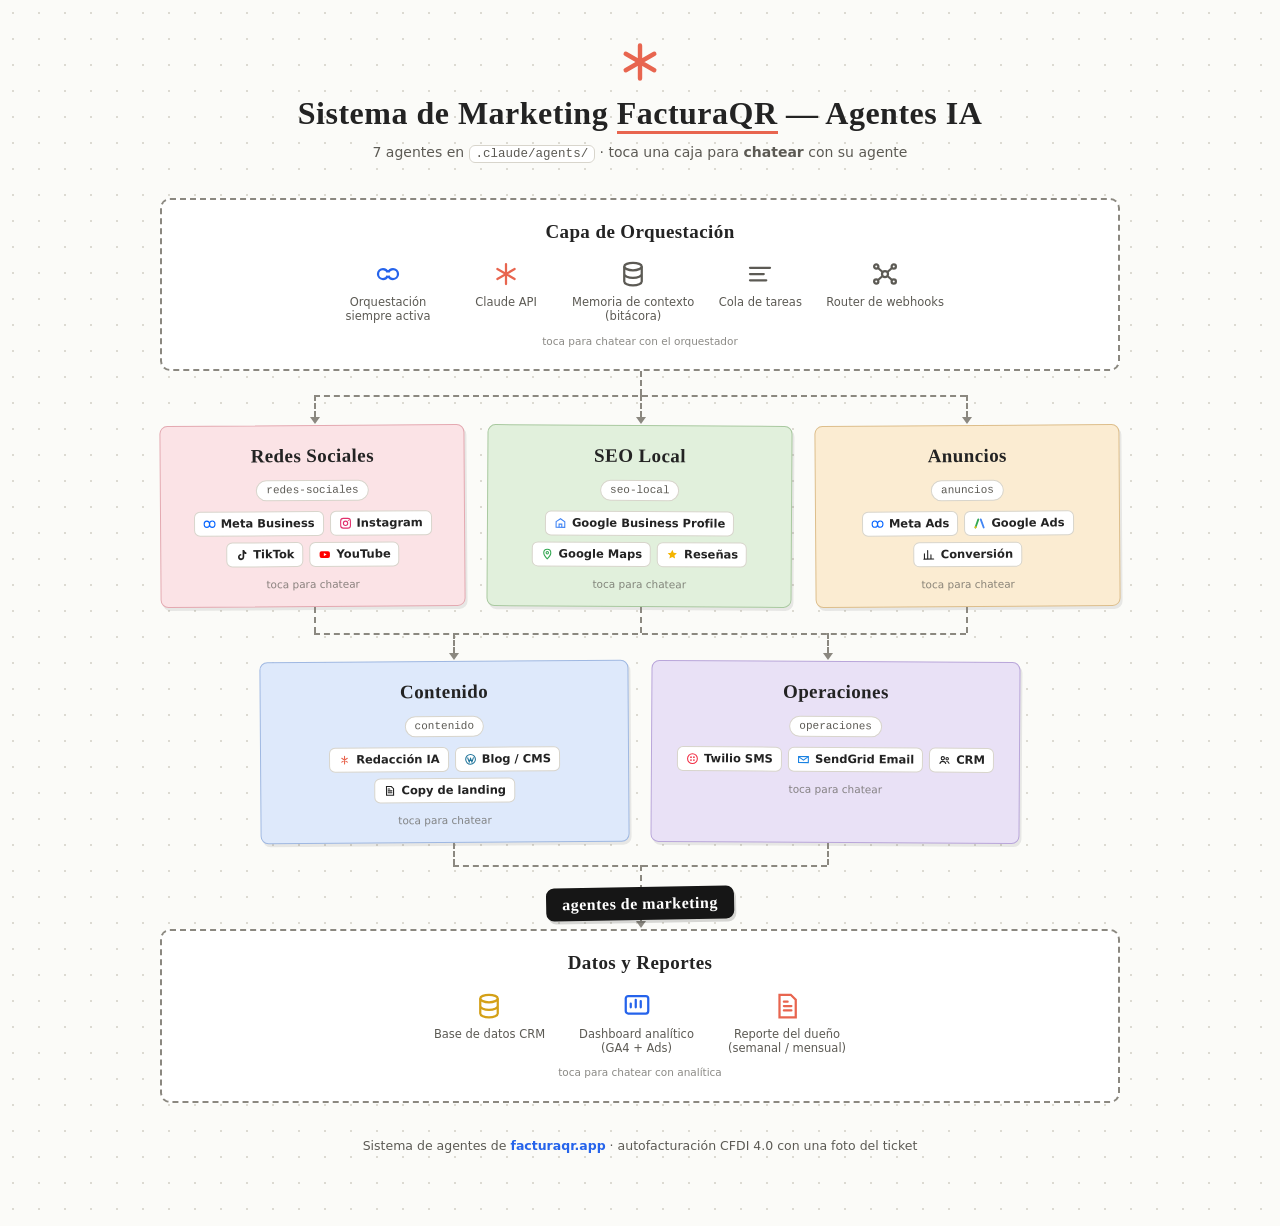
<file: agentes.html>
<!DOCTYPE html>
<html lang="es">
<head>
<meta charset="utf-8">
<meta name="viewport" content="width=device-width, initial-scale=1">
<title>FacturaQR — Sistema de Agentes de Marketing</title>
<meta name="description" content="Mapa del sistema de agentes de marketing IA de FacturaQR: orquestación, redes sociales, SEO local, anuncios, contenido, operaciones y analítica.">
<meta name="robots" content="noindex, nofollow">
<style>
  :root{
    --paper:#FBFBF8; --dot:#DCDAD2; --ink:#232323; --ink-soft:#5C5A54;
    --card:#FFFFFF; --line:#8B8880;
    --rosa:#FBE3E6; --rosa-b:#E4A9B1;
    --verde:#E1F0DC; --verde-b:#A9C9A0;
    --arena:#FBECD2; --arena-b:#DDBE8B;
    --azul:#DEE9FB; --azul-b:#9FB8E2;
    --lila:#E9E1F6; --lila-b:#B9A6DA;
    --coral:#E8654F; --blue:#2563EB;
    --pill:#161616; --pill-ink:#FFFFFF;
    --chip:#FFFFFF; --chip-line:#D8D5CC;
    --hand:"Segoe Print","Bradley Hand","Chalkboard SE","Comic Sans MS",cursive;
    --body:ui-rounded,"Hiragino Maru Gothic ProN","Nunito",system-ui,-apple-system,"Segoe UI",sans-serif;
  }
  @media (prefers-color-scheme: dark){
    :root{
      --paper:#141821; --dot:#2A3040; --ink:#E9ECF2; --ink-soft:#9AA3B2;
      --card:#1B212D; --line:#6B7488;
      --rosa:#3A2830; --rosa-b:#8A5666;
      --verde:#25321F; --verde-b:#5F7D52;
      --arena:#3A3020; --arena-b:#8F7643;
      --azul:#20293C; --azul-b:#5570A3;
      --lila:#2C2438; --lila-b:#77619E;
      --coral:#F0765F; --blue:#7AA2F7;
      --pill:#E9ECF2; --pill-ink:#141821;
      --chip:#232B3A; --chip-line:#3A4356;
    }
  }
  :root[data-theme="light"]{
    --paper:#FBFBF8; --dot:#DCDAD2; --ink:#232323; --ink-soft:#5C5A54;
    --card:#FFFFFF; --line:#8B8880;
    --rosa:#FBE3E6; --rosa-b:#E4A9B1;
    --verde:#E1F0DC; --verde-b:#A9C9A0;
    --arena:#FBECD2; --arena-b:#DDBE8B;
    --azul:#DEE9FB; --azul-b:#9FB8E2;
    --lila:#E9E1F6; --lila-b:#B9A6DA;
    --coral:#E8654F; --blue:#2563EB;
    --pill:#161616; --pill-ink:#FFFFFF;
    --chip:#FFFFFF; --chip-line:#D8D5CC;
  }
  :root[data-theme="dark"]{
    --paper:#141821; --dot:#2A3040; --ink:#E9ECF2; --ink-soft:#9AA3B2;
    --card:#1B212D; --line:#6B7488;
    --rosa:#3A2830; --rosa-b:#8A5666;
    --verde:#25321F; --verde-b:#5F7D52;
    --arena:#3A3020; --arena-b:#8F7643;
    --azul:#20293C; --azul-b:#5570A3;
    --lila:#2C2438; --lila-b:#77619E;
    --coral:#F0765F; --blue:#7AA2F7;
    --pill:#E9ECF2; --pill-ink:#141821;
    --chip:#232B3A; --chip-line:#3A4356;
  }

  *{box-sizing:border-box}
  [hidden]{display:none !important}
  html,body{margin:0;padding:0}
  body{
    background:var(--paper);
    background-image:radial-gradient(var(--dot) 1px, transparent 1px);
    background-size:26px 26px;
    color:var(--ink);
    font-family:var(--body);
    line-height:1.45;
    padding:40px 16px 72px;
  }
  .board{max-width:960px;margin:0 auto}

  /* ── Título ── */
  header{display:flex;flex-direction:column;align-items:center;gap:6px;margin-bottom:34px;text-align:center}
  .mark{width:44px;height:44px;color:var(--coral)}
  h1{
    font-family:var(--hand);font-size:clamp(22px,4.2vw,32px);font-weight:700;
    margin:0;text-wrap:balance;letter-spacing:.5px;
  }
  h1 span{border-bottom:3px solid var(--coral)}
  .sub{font-size:14px;color:var(--ink-soft);margin:0}
  .sub code{font-family:ui-monospace,SFMono-Regular,Menlo,monospace;font-size:12.5px;background:var(--chip);border:1px solid var(--chip-line);border-radius:6px;padding:1px 6px}

  /* ── Contenedores punteados (capas) ── */
  .layer{
    border:2px dashed var(--line);border-radius:10px;background:var(--card);
    padding:18px 20px 20px;position:relative;
  }
  .layer-title{
    font-family:var(--hand);font-size:19px;font-weight:700;text-align:center;
    margin:0 0 14px;letter-spacing:.4px;
  }
  .layer-items{display:flex;flex-wrap:wrap;justify-content:center;gap:10px 14px}
  .item{display:flex;flex-direction:column;align-items:center;gap:6px;min-width:104px}
  .item svg{width:30px;height:30px}
  .item small{font-size:11.5px;color:var(--ink-soft);text-align:center;line-height:1.25}

  /* ── Cajas de agentes (pastel) ── */
  .row{display:grid;gap:22px}
  .row-3{grid-template-columns:repeat(3,1fr)}
  .row-2{grid-template-columns:repeat(2,1fr);max-width:760px;margin:0 auto}
  .card{
    border:1.5px solid; border-radius:8px; padding:16px 14px 14px;
    display:flex;flex-direction:column;align-items:center;gap:10px;
    cursor:pointer; position:relative;
    box-shadow:2px 3px 0 rgba(0,0,0,.08);
    transition:transform .15s ease, box-shadow .15s ease;
  }
  .card:hover{transform:translateY(-2px) rotate(0deg)!important;box-shadow:3px 5px 0 rgba(0,0,0,.10)}
  .card:focus-visible{outline:3px solid var(--blue);outline-offset:3px}
  .card:nth-child(odd){transform:rotate(-.4deg)}
  .card:nth-child(even){transform:rotate(.35deg)}
  .card h2{font-family:var(--hand);font-size:19px;font-weight:700;margin:0;text-align:center;letter-spacing:.4px}
  .agent-tag{
    font-family:ui-monospace,SFMono-Regular,Menlo,monospace;font-size:11px;
    color:var(--ink-soft);background:var(--chip);border:1px solid var(--chip-line);
    border-radius:20px;padding:2px 9px;
  }
  .chips{display:flex;flex-wrap:wrap;justify-content:center;gap:6px}
  .chip{
    font-size:11.5px;font-weight:600;background:var(--chip);border:1px solid var(--chip-line);
    border-radius:6px;padding:3px 8px;display:inline-flex;align-items:center;gap:5px;
  }
  .chip svg{width:13px;height:13px;flex:none}
  .hint{font-size:10.5px;color:var(--ink-soft);opacity:.7}
  .layer .hint{display:block;text-align:center;margin:10px 0 0}
  .layer[data-agente]{cursor:pointer}
  .layer[data-agente]:focus-visible{outline:3px solid var(--blue);outline-offset:3px}

  .c-rosa {background:var(--rosa); border-color:var(--rosa-b)}
  .c-verde{background:var(--verde);border-color:var(--verde-b)}
  .c-arena{background:var(--arena);border-color:var(--arena-b)}
  .c-azul {background:var(--azul); border-color:var(--azul-b)}
  .c-lila {background:var(--lila); border-color:var(--lila-b)}

  /* ── Conectores punteados ── */
  .conn{position:relative;height:54px}
  .conn i{position:absolute;display:block}
  .conn .v{border-left:2px dashed var(--line);width:0}
  .conn .h{border-top:2px dashed var(--line);height:0}
  .conn .a{
    width:0;height:0;border-left:5px solid transparent;border-right:5px solid transparent;
    border-top:7px solid var(--line);transform:translateX(-4px);
  }
  .conn1 .v.stub{left:50%;top:0;height:24px}
  .conn1 .h.bar{left:16%;right:16%;top:24px}
  .conn1 .v.d1{left:16%;top:24px;height:22px}
  .conn1 .v.d2{left:50%;top:24px;height:22px}
  .conn1 .v.d3{left:84%;top:24px;height:22px}
  .conn1 .a.a1{left:16%;top:46px}
  .conn1 .a.a2{left:50%;top:46px}
  .conn1 .a.a3{left:84%;top:46px}
  .conn2 .v.r1{left:16%;top:0;height:26px}
  .conn2 .v.r2{left:50%;top:0;height:26px}
  .conn2 .v.r3{left:84%;top:0;height:26px}
  .conn2 .h.bar{left:16%;right:16%;top:26px}
  .conn2 .v.d1{left:30.5%;top:26px;height:20px}
  .conn2 .v.d2{left:69.5%;top:26px;height:20px}
  .conn2 .a.a1{left:30.5%;top:46px}
  .conn2 .a.a2{left:69.5%;top:46px}
  .conn3{height:86px}
  .conn3 .v.r1{left:30.5%;top:0;height:22px}
  .conn3 .v.r2{left:69.5%;top:0;height:22px}
  .conn3 .h.bar{left:30.5%;right:30.5%;top:22px}
  .conn3 .v.d1{left:50%;top:22px;height:56px}
  .conn3 .a.a1{left:50%;top:78px}
  .pill{
    position:absolute;left:50%;top:44px;transform:translate(-50%,0) rotate(-1deg);
    background:var(--pill);color:var(--pill-ink);
    font-family:var(--hand);font-size:16px;font-weight:700;letter-spacing:.5px;
    padding:5px 16px;border-radius:8px;white-space:nowrap;z-index:2;
    box-shadow:2px 3px 0 rgba(0,0,0,.15);
  }

  .data .layer-items{gap:14px 34px}

  footer{margin-top:34px;text-align:center;font-size:12.5px;color:var(--ink-soft)}
  footer a{color:var(--blue);font-weight:700;text-decoration:none}
  footer a:hover{text-decoration:underline}

  /* ── Chat (command box) ── */
  .overlay{position:fixed;inset:0;background:rgba(15,18,26,.5);z-index:50;display:none}
  .overlay.on{display:block}
  .chat{
    position:fixed;z-index:60;left:50%;top:50%;transform:translate(-50%,-50%);
    width:min(580px,calc(100vw - 16px));height:min(680px,calc(100dvh - 20px));
    display:none;flex-direction:column;background:var(--card);
    border:2px dashed var(--line);border-radius:12px;
    box-shadow:5px 7px 0 rgba(0,0,0,.2);
  }
  .chat.on{display:flex}
  .chat-head{
    display:flex;align-items:center;gap:9px;padding:11px 12px;
    border-bottom:2px dashed var(--line);border-radius:10px 10px 0 0;
  }
  .chat-head .who{flex:1;min-width:0}
  .chat-head h3{font-family:var(--hand);margin:0;font-size:18px;letter-spacing:.3px;line-height:1.2}
  .chat-head .meta{display:flex;gap:6px;align-items:center;flex-wrap:wrap;margin-top:2px}
  .chat-head .meta span{
    font-family:ui-monospace,SFMono-Regular,Menlo,monospace;font-size:10px;
    color:var(--ink-soft);background:var(--chip);border:1px solid var(--chip-line);
    border-radius:14px;padding:1px 7px;
  }
  .icon-btn{
    width:32px;height:32px;flex:none;border:1.5px solid var(--chip-line);border-radius:8px;
    background:var(--chip);color:var(--ink);cursor:pointer;
    display:inline-flex;align-items:center;justify-content:center;padding:0;
  }
  .icon-btn svg{width:16px;height:16px}
  .icon-btn:hover{border-color:var(--line)}
  .icon-btn:focus-visible{outline:2px solid var(--blue);outline-offset:2px}
  .chat-body{flex:1;overflow-y:auto;padding:14px;display:flex;flex-direction:column;gap:10px}
  .msg{max-width:86%;padding:9px 12px;border-radius:12px;font-size:14px;overflow-wrap:break-word}
  .msg p{margin:0 0 8px}
  .msg p:last-child{margin:0}
  .msg.user{align-self:flex-end;background:var(--pill);color:var(--pill-ink);border-bottom-right-radius:3px}
  .msg.bot{align-self:flex-start;background:var(--paper);border:1px solid var(--chip-line);border-bottom-left-radius:3px}
  .msg.err{align-self:center;background:transparent;border:1.5px dashed var(--coral);color:var(--coral);font-size:12.5px;text-align:center}
  .msg.note{align-self:center;background:transparent;border:none;color:var(--ink-soft);font-size:12px;text-align:center;padding:2px}
  .msg code{font-family:ui-monospace,SFMono-Regular,Menlo,monospace;font-size:12.5px;background:var(--chip);border:1px solid var(--chip-line);border-radius:5px;padding:0 4px}
  .typing{align-self:flex-start;display:flex;gap:4px;padding:12px 14px}
  .typing b{width:7px;height:7px;border-radius:50%;background:var(--ink-soft);animation:tp 1s infinite}
  .typing b:nth-child(2){animation-delay:.18s}
  .typing b:nth-child(3){animation-delay:.36s}
  @keyframes tp{0%,60%,100%{opacity:.25;transform:translateY(0)}30%{opacity:1;transform:translateY(-3px)}}
  .chat-form{display:flex;gap:8px;padding:11px 12px;border-top:2px dashed var(--line);align-items:flex-end}
  .chat-form textarea{
    flex:1;resize:none;border:1.5px solid var(--chip-line);border-radius:10px;
    background:var(--paper);color:var(--ink);font-family:var(--body);font-size:14px;
    padding:10px 12px;height:44px;max-height:130px;line-height:1.4;
  }
  .chat-form textarea:focus{outline:2px solid var(--blue);outline-offset:1px}
  .send{
    height:44px;padding:0 16px;border:none;border-radius:10px;flex:none;
    background:var(--pill);color:var(--pill-ink);font-family:var(--hand);
    font-size:15px;font-weight:700;cursor:pointer;letter-spacing:.4px;
  }
  .send:disabled{opacity:.5;cursor:default}
  .send:focus-visible{outline:2px solid var(--blue);outline-offset:2px}
  /* setup de API key */
  .setup{padding:22px;display:flex;flex-direction:column;gap:12px;overflow-y:auto}
  .setup h4{font-family:var(--hand);margin:0;font-size:17px}
  .setup p{margin:0;font-size:13.5px;color:var(--ink-soft)}
  .setup input{
    border:1.5px solid var(--chip-line);border-radius:10px;background:var(--paper);
    color:var(--ink);font-family:ui-monospace,SFMono-Regular,Menlo,monospace;
    font-size:13px;padding:11px 12px;
  }
  .setup input:focus{outline:2px solid var(--blue);outline-offset:1px}
  .setup .send{align-self:flex-start;padding:0 22px}
  .setup a{color:var(--blue);font-weight:700}
  .setup small{font-size:11.5px;color:var(--ink-soft)}

  /* ── Móvil ── */
  @media (max-width:680px){
    .row-3,.row-2{grid-template-columns:1fr;max-width:420px;margin:0 auto}
    .conn{height:40px}
    .conn i{display:none}
    .conn::before{content:"";position:absolute;left:50%;top:0;height:32px;border-left:2px dashed var(--line)}
    .conn::after{
      content:"";position:absolute;left:50%;top:32px;transform:translateX(-4px);
      width:0;height:0;border-left:5px solid transparent;border-right:5px solid transparent;
      border-top:7px solid var(--line);
    }
    .conn3{height:96px}
    .pill{top:auto;bottom:6px}
    .conn3::before{height:88px}
    .conn3::after{top:88px}
    .chat{width:100vw;height:100dvh;left:0;top:0;transform:none;border-radius:0;border-left:none;border-right:none}
    .chat-head{border-radius:0}
  }
  @media (prefers-reduced-motion: reduce){
    .card{transition:none}
    .typing b{animation:none}
  }
</style>
</head>
<body>
<div class="board">

  <header>
    <svg class="mark" viewBox="0 0 24 24" fill="none" stroke="currentColor" stroke-width="2.4" stroke-linecap="round" aria-hidden="true">
      <path d="M12 3v18M4.2 7.5l15.6 9M19.8 7.5l-15.6 9"/>
    </svg>
    <h1>Sistema de Marketing <span>FacturaQR</span> — Agentes IA</h1>
    <p class="sub">7 agentes en <code>.claude/agents/</code> · toca una caja para <b>chatear</b> con su agente</p>
  </header>

  <!-- ═══ Capa de orquestación ═══ -->
  <section class="layer" data-agente="orquestador-marketing" role="button" tabindex="0" aria-haspopup="dialog">
    <p class="layer-title">Capa de Orquestación</p>
    <div class="layer-items">
      <div class="item">
        <svg viewBox="0 0 24 24" fill="none" stroke="var(--blue)" stroke-width="1.8" aria-hidden="true"><path d="M4 12c0-2.2 1.8-4 4-4 1.7 0 3.2 1.1 3.8 2.6M20 12c0-2.2-1.8-4-4-4-1.7 0-3.2 1.1-3.8 2.6M4 12c0 2.2 1.8 4 4 4 1.7 0 3.2-1.1 3.8-2.6M20 12c0 2.2-1.8 4-4 4-1.7 0-3.2-1.1-3.8-2.6"/></svg>
        <small>Orquestación<br>siempre activa</small>
      </div>
      <div class="item">
        <svg viewBox="0 0 24 24" fill="none" stroke="var(--coral)" stroke-width="1.8" stroke-linecap="round" aria-hidden="true"><path d="M12 4v16M5.1 8l13.8 8M18.9 8L5.1 16"/></svg>
        <small>Claude API</small>
      </div>
      <div class="item">
        <svg viewBox="0 0 24 24" fill="none" stroke="var(--ink-soft)" stroke-width="1.8" aria-hidden="true"><ellipse cx="12" cy="6" rx="7" ry="3"/><path d="M5 6v6c0 1.7 3.1 3 7 3s7-1.3 7-3V6M5 12v6c0 1.7 3.1 3 7 3s7-1.3 7-3v-6"/></svg>
        <small>Memoria de contexto<br>(bitácora)</small>
      </div>
      <div class="item">
        <svg viewBox="0 0 24 24" fill="none" stroke="var(--ink-soft)" stroke-width="1.8" stroke-linecap="round" aria-hidden="true"><path d="M4 7h16M4 12h11M4 17h13"/></svg>
        <small>Cola de tareas</small>
      </div>
      <div class="item">
        <svg viewBox="0 0 24 24" fill="none" stroke="var(--ink-soft)" stroke-width="1.8" aria-hidden="true"><circle cx="12" cy="12" r="2.4"/><circle cx="5" cy="6" r="1.7"/><circle cx="19" cy="6" r="1.7"/><circle cx="5" cy="18" r="1.7"/><circle cx="19" cy="18" r="1.7"/><path d="M10.3 10.6 6.4 7.2m7.3 3.4 3.9-3.4M10.3 13.4l-3.9 3.4m7.3-3.4 3.9 3.4"/></svg>
        <small>Router de webhooks</small>
      </div>
    </div>
    <span class="hint">toca para chatear con el orquestador</span>
  </section>

  <div class="conn conn1" aria-hidden="true">
    <i class="v stub"></i><i class="h bar"></i>
    <i class="v d1"></i><i class="v d2"></i><i class="v d3"></i>
    <i class="a a1"></i><i class="a a2"></i><i class="a a3"></i>
  </div>

  <!-- ═══ Canales ═══ -->
  <div class="row row-3">
    <div class="card c-rosa" data-agente="redes-sociales" role="button" tabindex="0" aria-haspopup="dialog">
      <h2>Redes Sociales</h2>
      <span class="agent-tag">redes-sociales</span>
      <div class="chips">
        <span class="chip"><svg viewBox="0 0 24 24" fill="none" stroke="#0866FF" stroke-width="2" aria-hidden="true"><path d="M2 12c0 3.2 2.1 5.8 5 5.8s5-2.6 5-5.8 2.1-5.8 5-5.8 5 2.6 5 5.8-2.1 5.8-5 5.8-5-2.6-5-5.8-2.1-5.8-5-5.8-5 2.6-5 5.8Z"/></svg>Meta Business</span>
        <span class="chip"><svg viewBox="0 0 24 24" fill="none" stroke="#E1306C" stroke-width="2" aria-hidden="true"><rect x="3" y="3" width="18" height="18" rx="5"/><circle cx="12" cy="12" r="4"/><circle cx="17.2" cy="6.8" r="1" fill="#E1306C" stroke="none"/></svg>Instagram</span>
        <span class="chip"><svg viewBox="0 0 24 24" fill="currentColor" aria-hidden="true"><path d="M16.6 3c.4 2.2 1.8 3.9 4 4.3v3.1c-1.5 0-2.9-.5-4-1.3v6.3c0 3.6-2.5 6.1-5.9 6.1A5.8 5.8 0 0 1 5 15.7c0-3.3 2.6-5.9 6-5.7v3.2c-1.6-.3-2.9.8-2.9 2.4 0 1.5 1.1 2.6 2.6 2.6 1.7 0 2.8-1.2 2.8-3.1V3h3.1Z"/></svg>TikTok</span>
        <span class="chip"><svg viewBox="0 0 24 24" fill="#FF0000" aria-hidden="true"><rect x="2.5" y="6" width="19" height="12.5" rx="3.5"/><path d="M10.4 9.4v5.7l5-2.85-5-2.85Z" fill="#fff"/></svg>YouTube</span>
      </div>
      <span class="hint">toca para chatear</span>
    </div>

    <div class="card c-verde" data-agente="seo-local" role="button" tabindex="0" aria-haspopup="dialog">
      <h2>SEO Local</h2>
      <span class="agent-tag">seo-local</span>
      <div class="chips">
        <span class="chip"><svg viewBox="0 0 24 24" fill="none" stroke="#4285F4" stroke-width="2" aria-hidden="true"><path d="M4 9.5 12 4l8 5.5V20H4V9.5Z"/><path d="M9.5 20v-6h5v6"/></svg>Google Business Profile</span>
        <span class="chip"><svg viewBox="0 0 24 24" fill="none" stroke="#34A853" stroke-width="2" aria-hidden="true"><path d="M12 21s-6.5-6.2-6.5-11a6.5 6.5 0 0 1 13 0c0 4.8-6.5 11-6.5 11Z"/><circle cx="12" cy="9.8" r="2.2"/></svg>Google Maps</span>
        <span class="chip"><svg viewBox="0 0 24 24" fill="#F4B400" aria-hidden="true"><path d="m12 3 2.5 5.6 6 .6-4.5 4.1 1.3 5.9L12 16.1l-5.3 3.1 1.3-5.9L3.5 9.2l6-.6L12 3Z"/></svg>Reseñas</span>
      </div>
      <span class="hint">toca para chatear</span>
    </div>

    <div class="card c-arena" data-agente="anuncios" role="button" tabindex="0" aria-haspopup="dialog">
      <h2>Anuncios</h2>
      <span class="agent-tag">anuncios</span>
      <div class="chips">
        <span class="chip"><svg viewBox="0 0 24 24" fill="none" stroke="#0866FF" stroke-width="2" aria-hidden="true"><path d="M2 12c0 3.2 2.1 5.8 5 5.8s5-2.6 5-5.8 2.1-5.8 5-5.8 5 2.6 5 5.8-2.1 5.8-5 5.8-5-2.6-5-5.8-2.1-5.8-5-5.8-5 2.6-5 5.8Z"/></svg>Meta Ads</span>
        <span class="chip"><svg viewBox="0 0 24 24" fill="none" aria-hidden="true"><path d="m14.2 4.5 5.4 15" stroke="#4285F4" stroke-width="3.4" stroke-linecap="round"/><path d="m9.8 4.5-5.4 15" stroke="#34A853" stroke-width="3.4" stroke-linecap="round"/><circle cx="4.6" cy="19.2" r="1.9" fill="#FBBC05"/></svg>Google Ads</span>
        <span class="chip"><svg viewBox="0 0 24 24" fill="none" stroke="currentColor" stroke-width="2" stroke-linecap="round" aria-hidden="true"><path d="M4 20V10M10 20V4M16 20v-8M21 20H3"/></svg>Conversión</span>
      </div>
      <span class="hint">toca para chatear</span>
    </div>
  </div>

  <div class="conn conn2" aria-hidden="true">
    <i class="v r1"></i><i class="v r2"></i><i class="v r3"></i>
    <i class="h bar"></i>
    <i class="v d1"></i><i class="v d2"></i>
    <i class="a a1"></i><i class="a a2"></i>
  </div>

  <!-- ═══ Contenido + Operaciones ═══ -->
  <div class="row row-2">
    <div class="card c-azul" data-agente="contenido" role="button" tabindex="0" aria-haspopup="dialog">
      <h2>Contenido</h2>
      <span class="agent-tag">contenido</span>
      <div class="chips">
        <span class="chip"><svg viewBox="0 0 24 24" fill="none" stroke="var(--coral)" stroke-width="2" stroke-linecap="round" aria-hidden="true"><path d="M12 5v14M6.9 8.5l10.2 7M17.1 8.5l-10.2 7"/></svg>Redacción IA</span>
        <span class="chip"><svg viewBox="0 0 24 24" fill="none" stroke="#21759B" stroke-width="2" aria-hidden="true"><circle cx="12" cy="12" r="9"/><path d="m6.5 8.5 3 8.5 2.5-6.5 2.5 6.5 3-8.5"/></svg>Blog / CMS</span>
        <span class="chip"><svg viewBox="0 0 24 24" fill="none" stroke="currentColor" stroke-width="2" stroke-linecap="round" aria-hidden="true"><path d="M6 4h9l4 4v12H6V4Z"/><path d="M9 12h7M9 15.5h7M9 8.5h3"/></svg>Copy de landing</span>
      </div>
      <span class="hint">toca para chatear</span>
    </div>

    <div class="card c-lila" data-agente="operaciones" role="button" tabindex="0" aria-haspopup="dialog">
      <h2>Operaciones</h2>
      <span class="agent-tag">operaciones</span>
      <div class="chips">
        <span class="chip"><svg viewBox="0 0 24 24" fill="none" stroke="#F22F46" stroke-width="2" aria-hidden="true"><circle cx="12" cy="12" r="9"/><circle cx="9.3" cy="9.3" r="1.6" fill="#F22F46" stroke="none"/><circle cx="14.7" cy="9.3" r="1.6" fill="#F22F46" stroke="none"/><circle cx="9.3" cy="14.7" r="1.6" fill="#F22F46" stroke="none"/><circle cx="14.7" cy="14.7" r="1.6" fill="#F22F46" stroke="none"/></svg>Twilio SMS</span>
        <span class="chip"><svg viewBox="0 0 24 24" fill="none" stroke="#1A82E2" stroke-width="2" aria-hidden="true"><path d="M3 7h18v11H3V7Z"/><path d="m3 7 9 6.5L21 7"/></svg>SendGrid Email</span>
        <span class="chip"><svg viewBox="0 0 24 24" fill="none" stroke="currentColor" stroke-width="2" aria-hidden="true"><circle cx="9" cy="8.5" r="3"/><path d="M3.5 19c.6-3 2.9-4.7 5.5-4.7s4.9 1.7 5.5 4.7"/><circle cx="17" cy="9.5" r="2.3"/><path d="M15.6 14.6c2.5-.4 4.5 1 5 4"/></svg>CRM</span>
      </div>
      <span class="hint">toca para chatear</span>
    </div>
  </div>

  <div class="conn conn3" aria-hidden="true">
    <i class="v r1"></i><i class="v r2"></i>
    <i class="h bar"></i>
    <i class="v d1"></i>
    <i class="a a1"></i>
    <span class="pill">agentes de marketing</span>
  </div>

  <!-- ═══ Capa de datos y reportes ═══ -->
  <section class="layer data" data-agente="analitica" role="button" tabindex="0" aria-haspopup="dialog">
    <p class="layer-title">Datos y Reportes</p>
    <div class="layer-items">
      <div class="item">
        <svg viewBox="0 0 24 24" fill="none" stroke="#D4A017" stroke-width="1.8" aria-hidden="true"><ellipse cx="12" cy="6" rx="7" ry="3"/><path d="M5 6v6c0 1.7 3.1 3 7 3s7-1.3 7-3V6M5 12v6c0 1.7 3.1 3 7 3s7-1.3 7-3v-6"/></svg>
        <small>Base de datos CRM</small>
      </div>
      <div class="item">
        <svg viewBox="0 0 24 24" fill="none" stroke="var(--blue)" stroke-width="1.8" stroke-linecap="round" aria-hidden="true"><rect x="3" y="4" width="18" height="14" rx="2"/><path d="M7 13v-3M11 13V7M15 13V8"/></svg>
        <small>Dashboard analítico<br>(GA4 + Ads)</small>
      </div>
      <div class="item">
        <svg viewBox="0 0 24 24" fill="none" stroke="var(--coral)" stroke-width="1.8" stroke-linecap="round" aria-hidden="true"><path d="M6 3h9l4 4v14H6V3Z"/><path d="M9.5 12h6M9.5 15.5h6M9.5 8.5h3"/></svg>
        <small>Reporte del dueño<br>(semanal / mensual)</small>
      </div>
    </div>
    <span class="hint">toca para chatear con analítica</span>
  </section>

  <footer>
    Sistema de agentes de <a href="https://facturaqr.app/">facturaqr.app</a> · autofacturación CFDI 4.0 con una foto del ticket
  </footer>
</div>

<!-- ═══ Command box (chat) ═══ -->
<div class="overlay" id="ov"></div>
<div class="chat" id="chat" role="dialog" aria-modal="true" aria-labelledby="chatTitle">
  <div class="chat-head" id="chatHead">
    <div class="who">
      <h3 id="chatTitle">Agente</h3>
      <div class="meta"><span id="chatTag"></span><span id="chatModelo"></span></div>
    </div>
    <button class="icon-btn" id="btnGuardar" title="Guardar en memoria y empezar conversación nueva" aria-label="Guardar en memoria y empezar conversación nueva">
      <svg viewBox="0 0 24 24" fill="none" stroke="currentColor" stroke-width="2" stroke-linecap="round" aria-hidden="true"><path d="M5 4h11l3 3v13H5V4Z"/><path d="M8 4v5h7V4M8 20v-6h8v6"/></svg>
    </button>
    <button class="icon-btn" id="btnExportar" title="Descargar toda la memoria (JSON)" aria-label="Descargar toda la memoria">
      <svg viewBox="0 0 24 24" fill="none" stroke="currentColor" stroke-width="2" stroke-linecap="round" aria-hidden="true"><path d="M12 4v11M7.5 11 12 15.5 16.5 11M4 19.5h16"/></svg>
    </button>
    <button class="icon-btn" id="btnKey" title="Cambiar API key" aria-label="Cambiar API key">
      <svg viewBox="0 0 24 24" fill="none" stroke="currentColor" stroke-width="2" stroke-linecap="round" aria-hidden="true"><circle cx="8" cy="14" r="4"/><path d="M11 11 20 4M16 8l2.5 2.5M13.5 6.5 16 9"/></svg>
    </button>
    <button class="icon-btn" id="btnCerrar" title="Cerrar" aria-label="Cerrar chat">
      <svg viewBox="0 0 24 24" fill="none" stroke="currentColor" stroke-width="2.2" stroke-linecap="round" aria-hidden="true"><path d="m6 6 12 12M18 6 6 18"/></svg>
    </button>
  </div>

  <!-- setup de API key -->
  <div class="setup" id="setup" hidden>
    <h4>Conecta tu API key de Anthropic</h4>
    <p>Para chatear con los agentes se usa la API de Claude con <b>tu</b> llave.
       Créala en <a href="https://console.anthropic.com/settings/keys" target="_blank" rel="noopener">console.anthropic.com</a>
       y pégala aquí.</p>
    <input type="password" id="keyInput" placeholder="sk-ant-..." autocomplete="off">
    <button class="send" id="keyGuardar">Guardar</button>
    <small>La llave se guarda <b>solo en este navegador</b> (localStorage). Nunca se sube al servidor de FacturaQR ni al repo. Puedes cambiarla o borrarla con el botón de la llave.</small>
  </div>

  <div class="chat-body" id="chatBody" hidden></div>

  <form class="chat-form" id="chatForm" hidden>
    <textarea id="chatInput" placeholder="Escríbele al agente… (Enter envía, Shift+Enter salto de línea)" rows="1"></textarea>
    <button class="send" id="chatSend" type="submit">Enviar</button>
  </form>
</div>

<script>
(function(){
  'use strict';

  /* ══ Definición de agentes (mismos prompts que .claude/agents/) ══ */
  var BASE = 'FacturaQR es autofacturación CFDI 4.0 para negocios en México: el negocio pone un QR en el mostrador; el cliente toma foto de su ticket, escribe su RFC y recibe su factura por correo en menos de un minuto. Público: restaurantes, cafeterías, gasolineras, tiendas, farmacias. Habla en español de México, cercano y profesional. No prometas funciones que el producto no tiene ni des asesoría fiscal formal. CTA hacia acciones medibles (registro en facturaqr.app, demo, WhatsApp, formulario).';

  var AGENTES = {
    'orquestador-marketing': {
      titulo:'Orquestador de Marketing', clase:'', modelo:'claude-opus-4-8',
      sistema: 'Eres el orquestador de marketing de FacturaQR. Piensas como Head of Growth: aclaras el objetivo (awareness, leads, activación o retención), descompones en tareas por canal (redes sociales, SEO local, anuncios, contenido, operaciones, analítica), y entregas planes accionables: qué se hace, en qué canal, con qué mensaje y cómo se mide. Mantienes coherencia de marca en todos los canales. ' + BASE
    },
    'redes-sociales': {
      titulo:'Redes Sociales', clase:'c-rosa', modelo:'claude-sonnet-5',
      sistema: 'Eres el agente de redes sociales orgánicas de FacturaQR (Facebook, Instagram, TikTok, YouTube). Produces reels, guiones con gancho en los primeros 2 segundos, carruseles, calendarios y copies. Ganchos que funcionan: la fila para facturar a fin de mes, RFCs mal capturados, el flujo real foto-a-factura en menos de un minuto. Para cada pieza entrega: plataforma, gancho, guion o copy completo, CTA, hashtags MX y nota de producción. ' + BASE
    },
    'seo-local': {
      titulo:'SEO Local', clase:'c-verde', modelo:'claude-sonnet-5',
      sistema: 'Eres el agente de SEO local de FacturaQR. Optimizas Google Business Profile (categoría, descripción, servicios, publicaciones, Q&A), Google Maps (consistencia NAP), estrategia de reseñas (guiones para pedirlas y plantillas de respuesta) y keywords locales: autofacturación + ciudad, facturación electrónica + ciudad, cómo facturar en + negocio. Entregas textos listos para pegar, con título, meta description y encabezados cuando aplique. ' + BASE
    },
    'anuncios': {
      titulo:'Anuncios', clase:'c-arena', modelo:'claude-sonnet-5',
      sistema: 'Eres el agente de publicidad de pago de FacturaQR (Meta Ads y Google Ads). Diseñas campañas hacia leads y registros: estructura campaña-conjunto-anuncio, segmentación por giro, copies completos (primario, titular, descripción), keywords de alta intención para Search, negativas, y plan de optimización. La conversión principal es el registro en el portal (evento sign_up) o el lead por formulario. ' + BASE
    },
    'contenido': {
      titulo:'Contenido', clase:'c-azul', modelo:'claude-sonnet-5',
      sistema: 'Eres el agente de contenido de FacturaQR. Escribes artículos de blog optimizados para SEO (H1, intro con el dolor, H2/H3 escaneables, CTA, meta title y meta description), guías como "cómo facturar un ticket con foto", FAQs que rompen objeciones (validez SAT, precio, instalación) y copy de landing. Beneficio antes que característica; frases cortas; una idea central y un CTA por pieza. Entregas texto final listo para publicar. ' + BASE
    },
    'operaciones': {
      titulo:'Operaciones', clase:'c-lila', modelo:'claude-sonnet-5',
      sistema: 'Eres el agente de operaciones y nurture de FacturaQR (SMS con Twilio, email con SendGrid, CRM). Diseñas flujos con trigger, canal, timing y copy completo: nurture de lead nuevo, onboarding del QR, recuperación de registros incompletos y reactivación. SMS cortos con un CTA y opt-out; emails con asunto, preheader y cuerpo escaneable. Defines estados de CRM (nuevo, contactado, demo, registrado, activo, churn). ' + BASE
    },
    'analitica': {
      titulo:'Analítica y Reportes', clase:'', modelo:'claude-sonnet-5',
      sistema: 'Eres el agente de analítica de FacturaQR. La landing tiene GA4 (G-QY5N3VNCTR) y conversiones de Google Ads: clics a registro.php cuentan como sign_up. Sigues KPIs de adquisición (sesiones, fuente, costo por lead), conversión (leads, sign_up, tasa), activación y retención. Entregas definiciones de dashboard, reportes ejecutivos de una página (qué pasó, qué funcionó, 3 recomendaciones) y diagnósticos con hipótesis. Nunca inventes números: si falta un dato, dilo y propón cómo capturarlo. ' + BASE
    }
  };

  /* ══ Estado y memoria (localStorage) ══ */
  var LS_KEY = 'fq_agentes_key', LS_MEM = 'fq_agentes_mem';
  var mem; try { mem = JSON.parse(localStorage.getItem(LS_MEM) || '{}'); } catch(e){ mem = {}; }
  // migra recuerdos viejos (sin tipo) al formato tipado
  Object.keys(mem).forEach(function(k){
    (mem[k].bitacora || []).forEach(function(b){ if (!b.tipo) b.tipo = 'resumen'; });
  });
  var actual = null, ocupado = false;

  function M(id){ if(!mem[id]) mem[id] = { msgs:[], bitacora:[] }; return mem[id]; }
  function guardarMem(){ try { localStorage.setItem(LS_MEM, JSON.stringify(mem)); } catch(e){} }
  function fecha(){ return new Date().toLocaleDateString('es-MX', { day:'numeric', month:'short', year:'numeric' }); }

  /* ══ Recuperación por relevancia (estilo code-recall, sin embeddings) ══ */
  var STOP = ['para','como','este','esta','estas','estos','porque','donde','cuando','sobre','entre','hacer','quiero','necesito','dame','hazme','tambien','pero','todo','toda','desde','hasta','solo','algo','tiene','tienen','puede','pueden'];
  function tokens(s){
    return (s || '').toLowerCase().normalize('NFD').replace(/[\u0300-\u036f]/g, '')
      .split(/[^a-z0-9ñ]+/)
      .filter(function(w){ return w.length > 3 && STOP.indexOf(w) === -1; });
  }
  var PESO_TIPO = { warning:1.2, aprendizaje:0.9, resultado:0.9, decision:0.6, patron:0.6, resumen:0.3 };
  function recuerdosDe(id){
    var pool = [];
    if (id === 'orquestador-marketing') {
      Object.keys(AGENTES).forEach(function(k){
        (mem[k] && mem[k].bitacora || []).forEach(function(b){ pool.push({ agente:k, r:b }); });
      });
    } else {
      M(id).bitacora.forEach(function(b){ pool.push({ agente:id, r:b }); });
    }
    return pool;
  }
  function recuerdosRelevantes(id, consulta, n){
    var pool = recuerdosDe(id);
    if (!pool.length) return [];
    var tq = tokens(consulta);
    return pool.map(function(x, i){
      var tr = tokens(x.r.t), s = 0;
      tq.forEach(function(q){ if (tr.indexOf(q) > -1) s += 2; });
      s += PESO_TIPO[x.r.tipo] || 0.5;          // warnings y fracasos primero
      if (x.r.tipo === 'resultado' && /fracaso/i.test(x.r.t)) s += 1;
      s += (i / pool.length) * 0.4;             // leve bono de recencia
      return { x:x, s:s };
    }).sort(function(a, b){ return b.s - a.s; }).slice(0, n).map(function(v){ return v.x; });
  }

  /* ══ Referencias de UI ══ */
  var $ = function(id){ return document.getElementById(id); };
  var ov=$('ov'), chat=$('chat'), head=$('chatHead'), titulo=$('chatTitle'), tag=$('chatTag'),
      modelo=$('chatModelo'), setup=$('setup'), keyInput=$('keyInput'), body=$('chatBody'),
      form=$('chatForm'), input=$('chatInput'), send=$('chatSend');

  /* ══ Render de mensajes (markdown mínimo, HTML escapado) ══ */
  function esc(s){ return s.replace(/&/g,'&amp;').replace(/</g,'&lt;').replace(/>/g,'&gt;'); }
  function md(s){
    var h = esc(s);
    h = h.replace(/\*\*([^*]+)\*\*/g, '<b>$1</b>');
    h = h.replace(/`([^`]+)`/g, '<code>$1</code>');
    var lineas = h.split('\n').map(function(l){
      var m = l.match(/^\s*[-*•]\s+(.*)/);
      return m ? '• ' + m[1] : l;
    });
    return '<p>' + lineas.join('\n').replace(/\n{2,}/g, '</p><p>').replace(/\n/g, '<br>') + '</p>';
  }
  function burbuja(rol, texto){
    var d = document.createElement('div');
    d.className = 'msg ' + rol;
    d.innerHTML = (rol === 'note' || rol === 'err') ? esc(texto) : md(texto);
    body.appendChild(d);
    body.scrollTop = body.scrollHeight;
    return d;
  }
  function pintarHistorial(){
    body.innerHTML = '';
    var m = M(actual);
    if (location.hostname.indexOf('claude') > -1) {
      burbuja('err', 'Estás viendo el Artifact (solo demo visual): su seguridad bloquea llamadas a la API. Abre facturaqr.app/agentes.html para chatear de verdad.');
    }
    var nRec = recuerdosDe(actual).length;
    if (nRec) {
      var nota = burbuja('note', 'Este agente tiene ' + nRec + ' recuerdo(s) en su memoria — toca aquí para verlos.');
      nota.style.cursor = 'pointer';
      nota.addEventListener('click', function(){
        recuerdosDe(actual).forEach(function(x){
          burbuja('note', '[' + x.r.tipo + ' · ' + x.r.f + (x.agente !== actual ? ' · ' + x.agente : '') + '] ' + x.r.t);
        });
      });
    }
    if (!m.msgs.length) {
      burbuja('note', 'Conversación nueva con ' + AGENTES[actual].titulo + '. Todo lo que hablen se guarda en este navegador.');
    }
    m.msgs.forEach(function(x){ burbuja(x.role === 'user' ? 'user' : 'bot', x.content); });
  }

  /* ══ Abrir / cerrar ══ */
  function abrir(id){
    actual = id;
    var a = AGENTES[id];
    titulo.textContent = a.titulo;
    tag.textContent = id;
    modelo.textContent = a.modelo;
    head.className = 'chat-head ' + a.clase;
    ov.classList.add('on'); chat.classList.add('on');
    var hayKey = !!localStorage.getItem(LS_KEY);
    setup.hidden = hayKey; body.hidden = !hayKey; form.hidden = !hayKey;
    if (hayKey) { pintarHistorial(); input.focus(); } else { keyInput.focus(); }
  }
  function cerrar(){
    ov.classList.remove('on'); chat.classList.remove('on'); actual = null;
  }
  document.querySelectorAll('[data-agente]').forEach(function(el){
    el.addEventListener('click', function(){ abrir(el.getAttribute('data-agente')); });
    el.addEventListener('keydown', function(ev){
      if (ev.key === 'Enter' || ev.key === ' '){ ev.preventDefault(); abrir(el.getAttribute('data-agente')); }
    });
  });
  ov.addEventListener('click', cerrar);
  $('btnCerrar').addEventListener('click', cerrar);
  document.addEventListener('keydown', function(ev){ if (ev.key === 'Escape' && chat.classList.contains('on')) cerrar(); });

  /* ══ API key ══ */
  $('keyGuardar').addEventListener('click', function(){
    var k = keyInput.value.trim();
    if (!k) { keyInput.focus(); return; }
    localStorage.setItem(LS_KEY, k);
    keyInput.value = '';
    setup.hidden = true; body.hidden = false; form.hidden = false;
    pintarHistorial(); input.focus();
  });
  $('btnKey').addEventListener('click', function(){
    setup.hidden = false; body.hidden = true; form.hidden = true; keyInput.focus();
  });

  /* ══ Llamada a la API de Claude ══ */
  function sistemaDe(id, consulta){
    var s = AGENTES[id].sistema;
    var recs = recuerdosRelevantes(id, consulta || '', 8);
    if (recs.length) {
      var lineas = recs.map(function(x){
        return '- [' + x.r.tipo + ' · ' + x.r.f + (x.agente !== id ? ' · ' + x.agente : '') + '] ' + x.r.t;
      });
      s += '\n\n## Memoria: recuerdos relevantes recuperados\nRetoma este contexto; no repitas trabajo ya hecho, constrúyele encima. Los [warning] y los [resultado] fracaso son prioritarios: no repitas enfoques fallidos.\n' + lineas.join('\n');
    }
    return s;
  }
  function llamarAPI(id, mensajes, sistema, maxTokens){
    return fetch('https://api.anthropic.com/v1/messages', {
      method: 'POST',
      headers: {
        'content-type': 'application/json',
        'x-api-key': localStorage.getItem(LS_KEY) || '',
        'anthropic-version': '2023-06-01',
        'anthropic-dangerous-direct-browser-access': 'true'
      },
      body: JSON.stringify({
        model: AGENTES[id].modelo,
        max_tokens: maxTokens || 1500,
        system: sistema,
        messages: mensajes
      })
    }).then(function(r){
      if (!r.ok) return r.json().catch(function(){ return {}; }).then(function(e){
        var msg = (e.error && e.error.message) || ('HTTP ' + r.status);
        if (r.status === 401) msg = 'API key inválida o vencida — cámbiala con el botón de la llave.';
        if (r.status === 429) msg = 'Límite de uso alcanzado, espera un momento.';
        throw new Error(msg);
      });
      return r.json();
    }).then(function(d){
      return (d.content || []).filter(function(c){ return c.type === 'text'; })
                              .map(function(c){ return c.text; }).join('\n');
    });
  }

  /* ══ Enviar mensaje ══ */
  form.addEventListener('submit', function(ev){
    ev.preventDefault();
    var texto = input.value.trim();
    if (!texto || ocupado || !actual) return;
    var id = actual, m = M(id);
    m.msgs.push({ role:'user', content: texto });
    guardarMem();
    burbuja('user', texto);
    input.value = ''; input.style.height = '44px';
    ocupado = true; send.disabled = true;
    var tp = document.createElement('div');
    tp.className = 'typing'; tp.innerHTML = '<b></b><b></b><b></b>';
    body.appendChild(tp); body.scrollTop = body.scrollHeight;

    llamarAPI(id, m.msgs.slice(-16), sistemaDe(id, texto))
      .then(function(resp){
        m.msgs.push({ role:'assistant', content: resp });
        guardarMem();
        tp.remove();
        burbuja('bot', resp);
      })
      .catch(function(e){
        tp.remove();
        burbuja('err', 'Error: ' + e.message);
      })
      .finally(function(){ ocupado = false; send.disabled = false; if (actual === id) input.focus(); });
  });
  input.addEventListener('keydown', function(ev){
    if (ev.key === 'Enter' && !ev.shiftKey) { ev.preventDefault(); form.requestSubmit(); }
  });
  input.addEventListener('input', function(){
    input.style.height = '44px';
    input.style.height = Math.min(input.scrollHeight, 130) + 'px';
  });

  /* ══ Guardar en bitácora y abrir conversación nueva ══ */
  $('btnGuardar').addEventListener('click', function(){
    if (!actual || ocupado) return;
    var id = actual, m = M(id);
    if (!m.msgs.length) { burbuja('note', 'No hay conversación que guardar todavía.'); return; }
    ocupado = true; send.disabled = true;
    burbuja('note', 'Extrayendo recuerdos de la conversación…');
    var conv = m.msgs.slice(-30);
    conv.push({ role:'user', content:'Extrae de esta conversación hasta 6 recuerdos que valga la pena guardar en tu memoria de largo plazo. Tipos: "decision" (qué se eligió y por qué), "patron" (convención que funcionó), "warning" (qué NO hacer), "aprendizaje" (error y su solución), "resultado" (éxito o fracaso de algo lanzado), "resumen" (qué se entregó). Responde SOLO con un arreglo JSON válido, sin markdown ni texto extra: [{"tipo":"...","texto":"una línea con palabras clave"}]' });
    llamarAPI(id, conv, 'Eres ' + AGENTES[id].titulo + ' de FacturaQR extrayendo recuerdos de tu propio trabajo. Respondes únicamente JSON válido.', 600)
      .then(function(raw){
        var arr = null;
        try {
          var limpio = raw.replace(/```json|```/g, '').trim();
          var ini = limpio.indexOf('['), fin = limpio.lastIndexOf(']');
          if (ini > -1 && fin > ini) arr = JSON.parse(limpio.slice(ini, fin + 1));
        } catch(e){}
        var TIPOS = ['decision','patron','warning','aprendizaje','resultado','resumen'];
        if (Array.isArray(arr) && arr.length) {
          arr.slice(0, 6).forEach(function(r){
            if (r && r.texto) m.bitacora.push({
              f: fecha(),
              tipo: TIPOS.indexOf(r.tipo) > -1 ? r.tipo : 'resumen',
              t: String(r.texto)
            });
          });
        } else {
          m.bitacora.push({ f: fecha(), tipo: 'resumen', t: raw.slice(0, 500) });
        }
        m.msgs = [];
        guardarMem();
        pintarHistorial();
        burbuja('note', 'Recuerdos guardados. Se recuperarán por relevancia en futuras conversaciones.');
      })
      .catch(function(e){ burbuja('err', 'No se pudo guardar: ' + e.message); })
      .finally(function(){ ocupado = false; send.disabled = false; });
  });

  /* ══ Exportar memoria ══ */
  $('btnExportar').addEventListener('click', function(){
    var blob = new Blob([JSON.stringify(mem, null, 2)], { type:'application/json' });
    var a = document.createElement('a');
    a.href = URL.createObjectURL(blob);
    a.download = 'memoria-agentes-facturaqr.json';
    a.click();
    URL.revokeObjectURL(a.href);
  });
})();
</script>
</body>
</html>
</file>
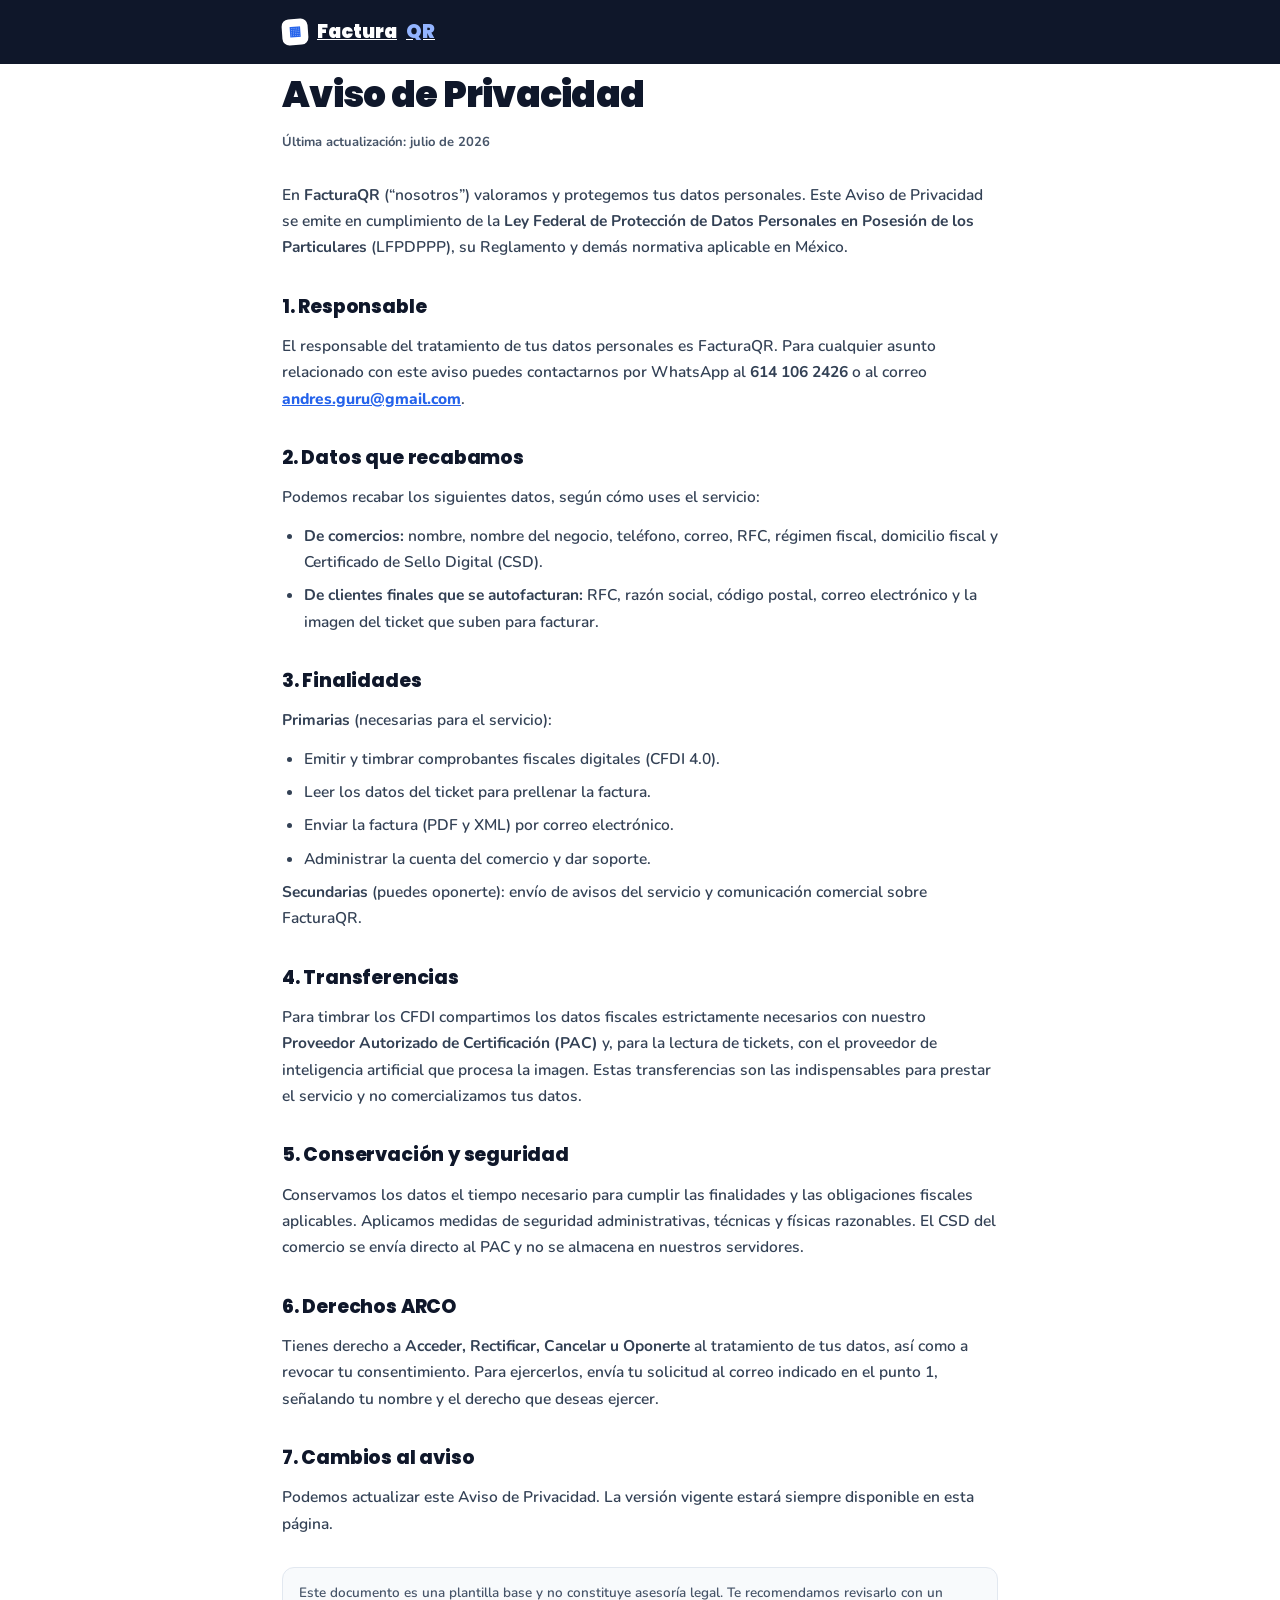
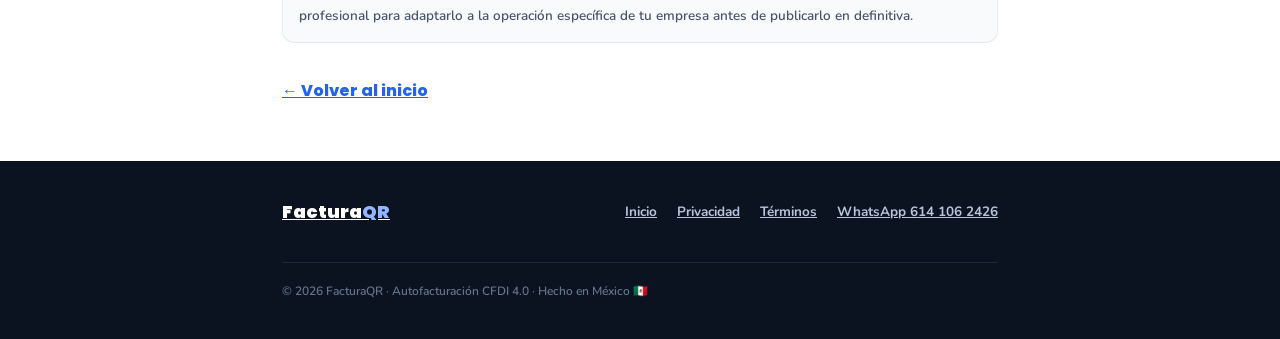
<file: aviso-privacidad.html>
<!DOCTYPE html>
<html lang="es">
<head>
<meta charset="utf-8">
<meta name="viewport" content="width=device-width, initial-scale=1">
<title>Aviso de Privacidad — FacturaQR</title>
<meta name="description" content="Aviso de privacidad de FacturaQR: qué datos recabamos, cómo los usamos y protegemos, y tus derechos ARCO conforme a la ley mexicana.">
<meta name="robots" content="index,follow">
<link rel="icon" href="/favicon.ico" sizes="48x48"><link rel="icon" href="/favicon.svg" type="image/svg+xml"><link rel="icon" type="image/png" sizes="48x48" href="/favicon-48.png"><link rel="icon" type="image/png" sizes="32x32" href="/favicon-32.png"><link rel="icon" type="image/png" sizes="16x16" href="/favicon-16.png"><link rel="apple-touch-icon" href="/apple-touch-icon.png">
<link rel="canonical" href="https://facturaqr.app/aviso-privacidad.html">
<link rel="preconnect" href="https://fonts.googleapis.com">
<link rel="preconnect" href="https://fonts.gstatic.com" crossorigin>
<link href="https://fonts.googleapis.com/css2?family=Poppins:wght@700;800;900&family=Nunito:wght@400;600;700;800&display=swap" rel="stylesheet">
<style>
  :root{--ink:#0F172A;--mute:#475569;--blue:#2563EB;--line:#E2E8F0;--paper:#F8FAFC}
  *{box-sizing:border-box;margin:0;padding:0}
  body{font-family:'Nunito',system-ui,sans-serif;color:var(--ink);background:#fff;line-height:1.7}
  .top{background:var(--ink);color:#fff;padding:16px 0}
  .wrap{max-width:760px;margin:0 auto;padding:0 22px}
  .wm{display:inline-flex;align-items:center;gap:9px;font-family:'Poppins';font-weight:900;font-size:19px;color:#fff}
  .wm .q{display:grid;place-items:center;width:26px;height:26px;background:#fff;color:var(--blue);border-radius:7px;font-size:13px;transform:rotate(-4deg)}
  .wm .t2{color:#93B4FF}
  main{padding:44px 0 70px}
  h1{font-family:'Poppins';font-weight:900;font-size:clamp(26px,5vw,36px);letter-spacing:-.02em;margin-bottom:6px}
  .upd{color:var(--mute);font-weight:700;font-size:13px;margin-bottom:28px}
  h2{font-family:'Poppins';font-weight:800;font-size:19px;margin:30px 0 10px;letter-spacing:-.01em}
  p,li{color:#334155;font-weight:600;font-size:15.5px;margin-bottom:12px}
  ul{padding-left:22px}li{margin-bottom:7px}
  a{color:var(--blue);font-weight:800}
  .back{display:inline-block;margin-top:34px;font-family:'Poppins';font-weight:800;color:var(--blue)}
  .note{background:var(--paper);border:1px solid var(--line);border-radius:12px;padding:14px 16px;font-size:13.5px;color:var(--mute);font-weight:600;margin-top:30px}
  .lft{background:#0B1220;color:#8FA0BC;margin-top:56px;padding:36px 0 26px}
  .lft-in{display:flex;flex-wrap:wrap;gap:14px 24px;align-items:center}
  .wm2{font-family:'Poppins';font-weight:900;font-size:18px;color:#fff}.wm2 span{color:#93B4FF}
  .lft nav{display:flex;gap:20px;flex-wrap:wrap;margin-left:auto}
  .lft nav a{color:#B6C2D9;font-weight:700;font-size:13.5px}.lft nav a:hover{color:#fff}
  .lft-copy{width:100%;border-top:1px solid #1E293B;margin-top:20px;padding-top:18px;font-size:12px;color:#64748B;font-weight:600}
</style>
</head>
<body>
<div class="top"><div class="wrap"><a class="wm" href="/"><span class="q">▦</span> Factura<span class="t2">QR</span></a></div></div>
<main class="wrap">
  <h1>Aviso de Privacidad</h1>
  <p class="upd">Última actualización: julio de 2026</p>

  <p>En <strong>FacturaQR</strong> (“nosotros”) valoramos y protegemos tus datos personales. Este Aviso de Privacidad se emite en cumplimiento de la <strong>Ley Federal de Protección de Datos Personales en Posesión de los Particulares</strong> (LFPDPPP), su Reglamento y demás normativa aplicable en México.</p>

  <h2>1. Responsable</h2>
  <p>El responsable del tratamiento de tus datos personales es FacturaQR. Para cualquier asunto relacionado con este aviso puedes contactarnos por WhatsApp al <strong>614 106 2426</strong> o al correo <a href="mailto:andres.guru@gmail.com">andres.guru@gmail.com</a>.</p>

  <h2>2. Datos que recabamos</h2>
  <p>Podemos recabar los siguientes datos, según cómo uses el servicio:</p>
  <ul>
    <li><strong>De comercios:</strong> nombre, nombre del negocio, teléfono, correo, RFC, régimen fiscal, domicilio fiscal y Certificado de Sello Digital (CSD).</li>
    <li><strong>De clientes finales que se autofacturan:</strong> RFC, razón social, código postal, correo electrónico y la imagen del ticket que suben para facturar.</li>
  </ul>

  <h2>3. Finalidades</h2>
  <p><strong>Primarias</strong> (necesarias para el servicio):</p>
  <ul>
    <li>Emitir y timbrar comprobantes fiscales digitales (CFDI 4.0).</li>
    <li>Leer los datos del ticket para prellenar la factura.</li>
    <li>Enviar la factura (PDF y XML) por correo electrónico.</li>
    <li>Administrar la cuenta del comercio y dar soporte.</li>
  </ul>
  <p><strong>Secundarias</strong> (puedes oponerte): envío de avisos del servicio y comunicación comercial sobre FacturaQR.</p>

  <h2>4. Transferencias</h2>
  <p>Para timbrar los CFDI compartimos los datos fiscales estrictamente necesarios con nuestro <strong>Proveedor Autorizado de Certificación (PAC)</strong> y, para la lectura de tickets, con el proveedor de inteligencia artificial que procesa la imagen. Estas transferencias son las indispensables para prestar el servicio y no comercializamos tus datos.</p>

  <h2>5. Conservación y seguridad</h2>
  <p>Conservamos los datos el tiempo necesario para cumplir las finalidades y las obligaciones fiscales aplicables. Aplicamos medidas de seguridad administrativas, técnicas y físicas razonables. El CSD del comercio se envía directo al PAC y no se almacena en nuestros servidores.</p>

  <h2>6. Derechos ARCO</h2>
  <p>Tienes derecho a <strong>Acceder, Rectificar, Cancelar u Oponerte</strong> al tratamiento de tus datos, así como a revocar tu consentimiento. Para ejercerlos, envía tu solicitud al correo indicado en el punto 1, señalando tu nombre y el derecho que deseas ejercer.</p>

  <h2>7. Cambios al aviso</h2>
  <p>Podemos actualizar este Aviso de Privacidad. La versión vigente estará siempre disponible en esta página.</p>

  <div class="note">Este documento es una plantilla base y no constituye asesoría legal. Te recomendamos revisarlo con un profesional para adaptarlo a la operación específica de tu empresa antes de publicarlo en definitiva.</div>

  <a class="back" href="/">← Volver al inicio</a>
</main>
<footer class="lft">
  <div class="wrap lft-in">
    <a class="wm2" href="/">Factura<span>QR</span></a>
    <nav>
      <a href="/">Inicio</a>
      <a href="aviso-privacidad.html">Privacidad</a>
      <a href="terminos.html">Términos</a>
      <a href="https://wa.me/526141062426" target="_blank" rel="noopener">WhatsApp 614 106 2426</a>
    </nav>
    <p class="lft-copy">© 2026 FacturaQR · Autofacturación CFDI 4.0 · Hecho en México 🇲🇽</p>
  </div>
</footer>
</body>
</html>
</file>
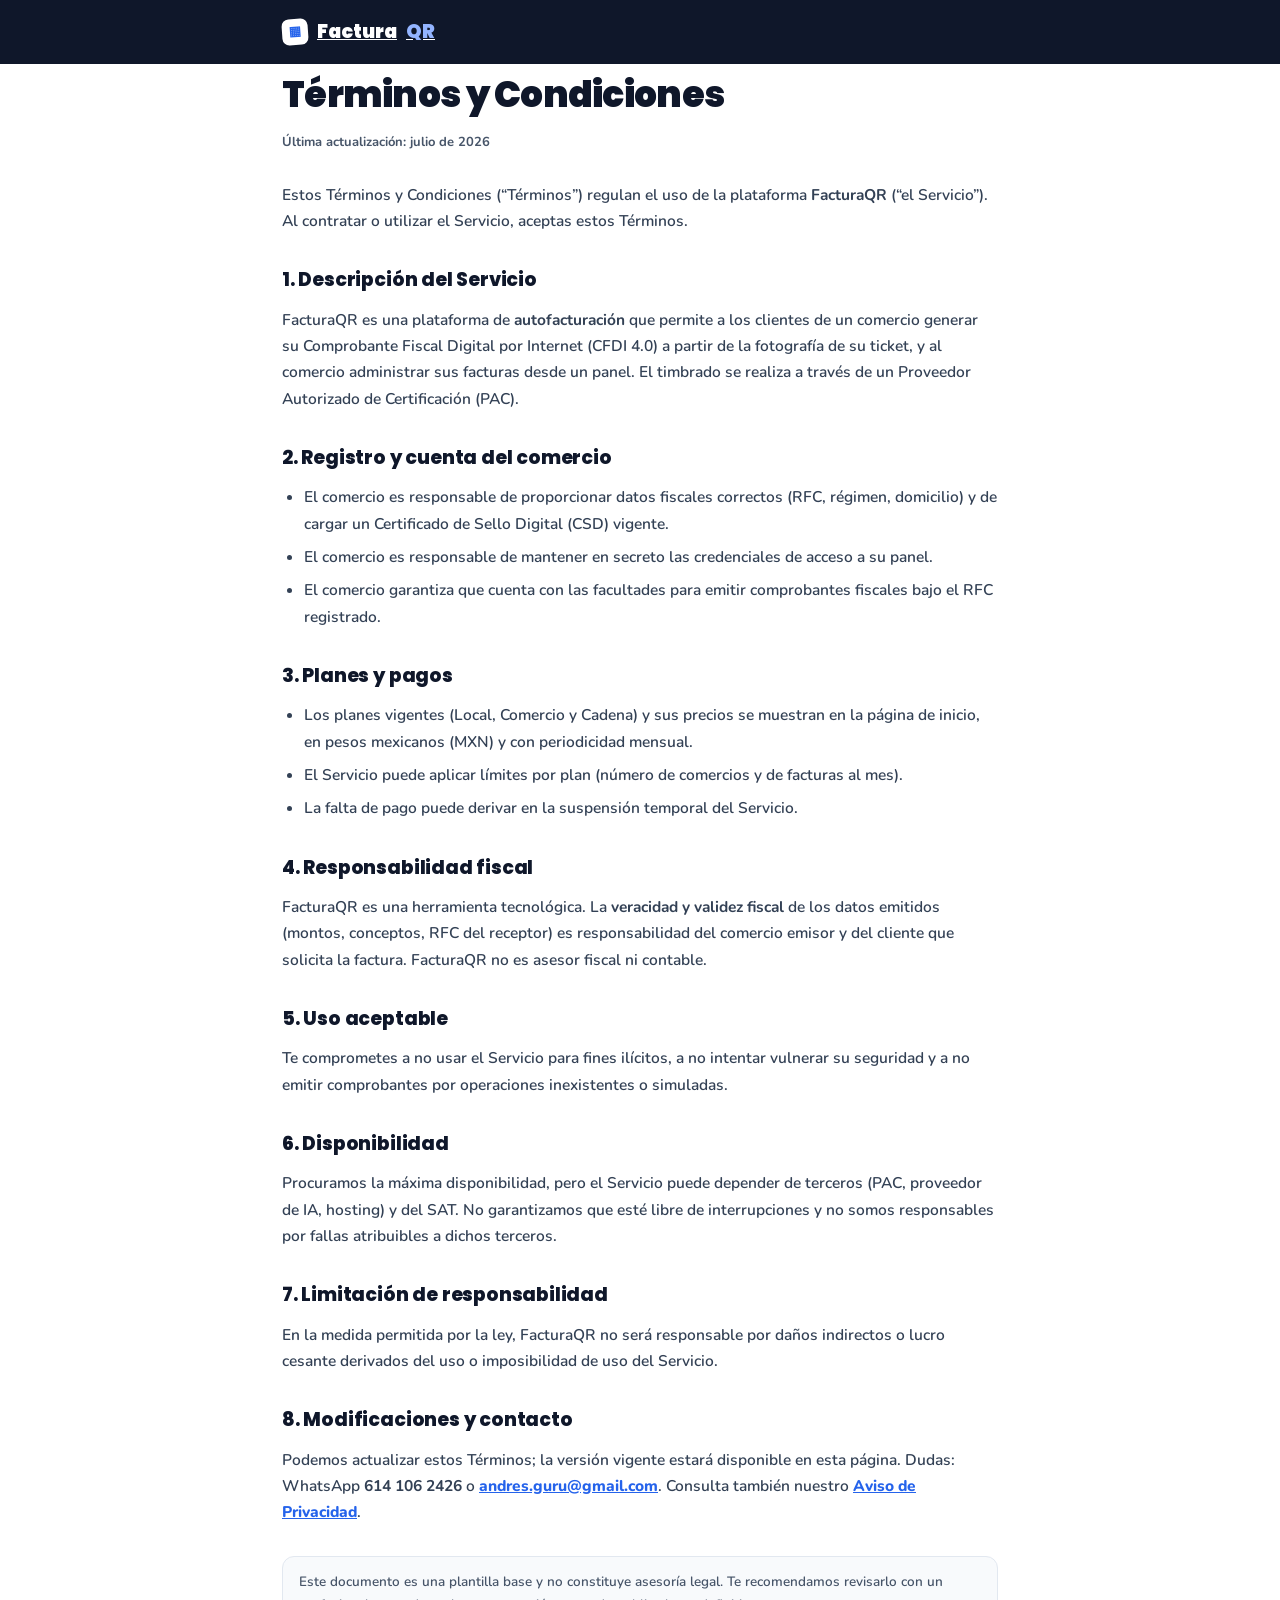
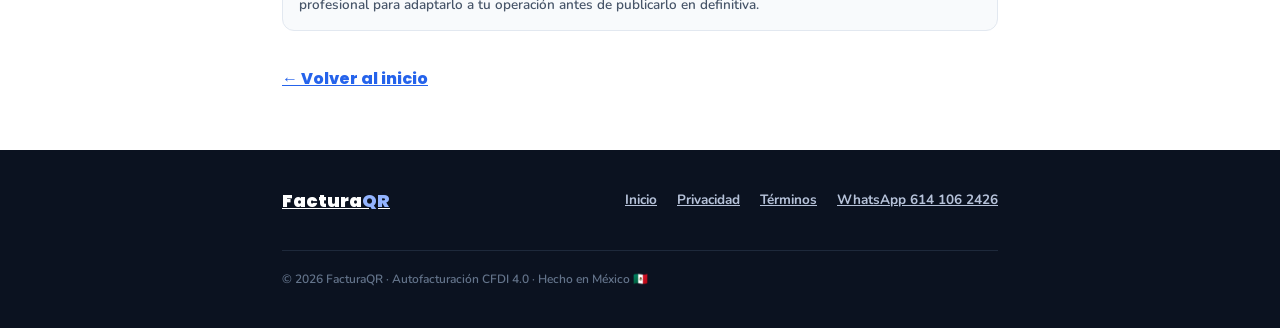
<file: terminos.html>
<!DOCTYPE html>
<html lang="es">
<head>
<meta charset="utf-8">
<meta name="viewport" content="width=device-width, initial-scale=1">
<title>Términos y Condiciones — FacturaQR</title>
<meta name="description" content="Términos y condiciones de uso del servicio de autofacturación FacturaQR: alcance del servicio, responsabilidades, planes y cancelaciones.">
<meta name="robots" content="index,follow">
<link rel="icon" href="/favicon.ico" sizes="48x48"><link rel="icon" href="/favicon.svg" type="image/svg+xml"><link rel="icon" type="image/png" sizes="48x48" href="/favicon-48.png"><link rel="icon" type="image/png" sizes="32x32" href="/favicon-32.png"><link rel="icon" type="image/png" sizes="16x16" href="/favicon-16.png"><link rel="apple-touch-icon" href="/apple-touch-icon.png">
<link rel="canonical" href="https://facturaqr.app/terminos.html">
<link rel="preconnect" href="https://fonts.googleapis.com">
<link rel="preconnect" href="https://fonts.gstatic.com" crossorigin>
<link href="https://fonts.googleapis.com/css2?family=Poppins:wght@700;800;900&family=Nunito:wght@400;600;700;800&display=swap" rel="stylesheet">
<style>
  :root{--ink:#0F172A;--mute:#475569;--blue:#2563EB;--line:#E2E8F0;--paper:#F8FAFC}
  *{box-sizing:border-box;margin:0;padding:0}
  body{font-family:'Nunito',system-ui,sans-serif;color:var(--ink);background:#fff;line-height:1.7}
  .top{background:var(--ink);color:#fff;padding:16px 0}
  .wrap{max-width:760px;margin:0 auto;padding:0 22px}
  .wm{display:inline-flex;align-items:center;gap:9px;font-family:'Poppins';font-weight:900;font-size:19px;color:#fff}
  .wm .q{display:grid;place-items:center;width:26px;height:26px;background:#fff;color:var(--blue);border-radius:7px;font-size:13px;transform:rotate(-4deg)}
  .wm .t2{color:#93B4FF}
  main{padding:44px 0 70px}
  h1{font-family:'Poppins';font-weight:900;font-size:clamp(26px,5vw,36px);letter-spacing:-.02em;margin-bottom:6px}
  .upd{color:var(--mute);font-weight:700;font-size:13px;margin-bottom:28px}
  h2{font-family:'Poppins';font-weight:800;font-size:19px;margin:30px 0 10px;letter-spacing:-.01em}
  p,li{color:#334155;font-weight:600;font-size:15.5px;margin-bottom:12px}
  ul{padding-left:22px}li{margin-bottom:7px}
  a{color:var(--blue);font-weight:800}
  .back{display:inline-block;margin-top:34px;font-family:'Poppins';font-weight:800;color:var(--blue)}
  .note{background:var(--paper);border:1px solid var(--line);border-radius:12px;padding:14px 16px;font-size:13.5px;color:var(--mute);font-weight:600;margin-top:30px}
  .lft{background:#0B1220;color:#8FA0BC;margin-top:56px;padding:36px 0 26px}
  .lft-in{display:flex;flex-wrap:wrap;gap:14px 24px;align-items:center}
  .wm2{font-family:'Poppins';font-weight:900;font-size:18px;color:#fff}.wm2 span{color:#93B4FF}
  .lft nav{display:flex;gap:20px;flex-wrap:wrap;margin-left:auto}
  .lft nav a{color:#B6C2D9;font-weight:700;font-size:13.5px}.lft nav a:hover{color:#fff}
  .lft-copy{width:100%;border-top:1px solid #1E293B;margin-top:20px;padding-top:18px;font-size:12px;color:#64748B;font-weight:600}
</style>
</head>
<body>
<div class="top"><div class="wrap"><a class="wm" href="/"><span class="q">▦</span> Factura<span class="t2">QR</span></a></div></div>
<main class="wrap">
  <h1>Términos y Condiciones</h1>
  <p class="upd">Última actualización: julio de 2026</p>

  <p>Estos Términos y Condiciones (“Términos”) regulan el uso de la plataforma <strong>FacturaQR</strong> (“el Servicio”). Al contratar o utilizar el Servicio, aceptas estos Términos.</p>

  <h2>1. Descripción del Servicio</h2>
  <p>FacturaQR es una plataforma de <strong>autofacturación</strong> que permite a los clientes de un comercio generar su Comprobante Fiscal Digital por Internet (CFDI 4.0) a partir de la fotografía de su ticket, y al comercio administrar sus facturas desde un panel. El timbrado se realiza a través de un Proveedor Autorizado de Certificación (PAC).</p>

  <h2>2. Registro y cuenta del comercio</h2>
  <ul>
    <li>El comercio es responsable de proporcionar datos fiscales correctos (RFC, régimen, domicilio) y de cargar un Certificado de Sello Digital (CSD) vigente.</li>
    <li>El comercio es responsable de mantener en secreto las credenciales de acceso a su panel.</li>
    <li>El comercio garantiza que cuenta con las facultades para emitir comprobantes fiscales bajo el RFC registrado.</li>
  </ul>

  <h2>3. Planes y pagos</h2>
  <ul>
    <li>Los planes vigentes (Local, Comercio y Cadena) y sus precios se muestran en la página de inicio, en pesos mexicanos (MXN) y con periodicidad mensual.</li>
    <li>El Servicio puede aplicar límites por plan (número de comercios y de facturas al mes).</li>
    <li>La falta de pago puede derivar en la suspensión temporal del Servicio.</li>
  </ul>

  <h2>4. Responsabilidad fiscal</h2>
  <p>FacturaQR es una herramienta tecnológica. La <strong>veracidad y validez fiscal</strong> de los datos emitidos (montos, conceptos, RFC del receptor) es responsabilidad del comercio emisor y del cliente que solicita la factura. FacturaQR no es asesor fiscal ni contable.</p>

  <h2>5. Uso aceptable</h2>
  <p>Te comprometes a no usar el Servicio para fines ilícitos, a no intentar vulnerar su seguridad y a no emitir comprobantes por operaciones inexistentes o simuladas.</p>

  <h2>6. Disponibilidad</h2>
  <p>Procuramos la máxima disponibilidad, pero el Servicio puede depender de terceros (PAC, proveedor de IA, hosting) y del SAT. No garantizamos que esté libre de interrupciones y no somos responsables por fallas atribuibles a dichos terceros.</p>

  <h2>7. Limitación de responsabilidad</h2>
  <p>En la medida permitida por la ley, FacturaQR no será responsable por daños indirectos o lucro cesante derivados del uso o imposibilidad de uso del Servicio.</p>

  <h2>8. Modificaciones y contacto</h2>
  <p>Podemos actualizar estos Términos; la versión vigente estará disponible en esta página. Dudas: WhatsApp <strong>614 106 2426</strong> o <a href="mailto:andres.guru@gmail.com">andres.guru@gmail.com</a>. Consulta también nuestro <a href="aviso-privacidad.html">Aviso de Privacidad</a>.</p>

  <div class="note">Este documento es una plantilla base y no constituye asesoría legal. Te recomendamos revisarlo con un profesional para adaptarlo a tu operación antes de publicarlo en definitiva.</div>

  <a class="back" href="/">← Volver al inicio</a>
</main>
<footer class="lft">
  <div class="wrap lft-in">
    <a class="wm2" href="/">Factura<span>QR</span></a>
    <nav>
      <a href="/">Inicio</a>
      <a href="aviso-privacidad.html">Privacidad</a>
      <a href="terminos.html">Términos</a>
      <a href="https://wa.me/526141062426" target="_blank" rel="noopener">WhatsApp 614 106 2426</a>
    </nav>
    <p class="lft-copy">© 2026 FacturaQR · Autofacturación CFDI 4.0 · Hecho en México 🇲🇽</p>
  </div>
</footer>
</body>
</html>
</file>
